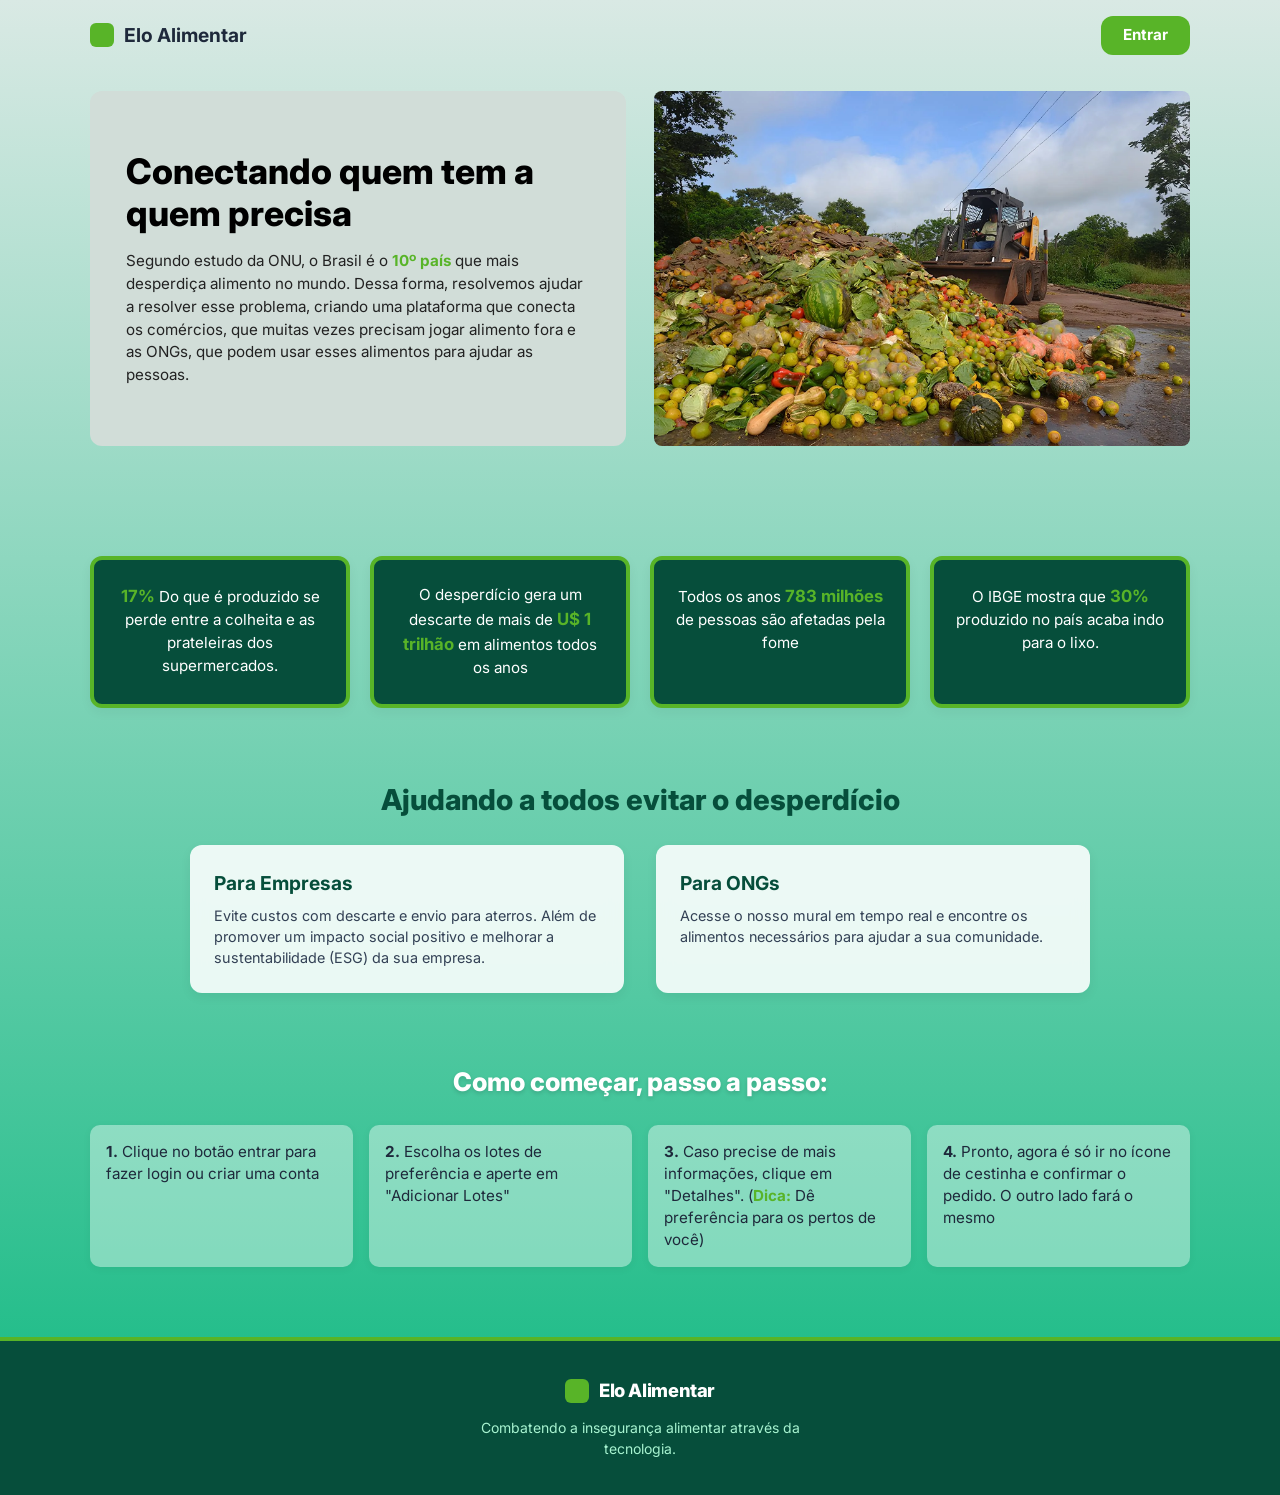
<file: src/pages/index.html>
<!DOCTYPE html>
<html lang="pt-BR">
<head>
    <meta charset="UTF-8">
    <meta name="viewport" content="width=device-width, initial-scale=1.0">
    <meta name="description" content="Plataforma que conecta alimentos fora do padrão comercial a ONGs.">
    <title>Elo Alimentar | Início</title>
  
    <link rel="preconnect" href="https://fonts.googleapis.com">
    <link rel="preconnect" href="https://fonts.gstatic.com" crossorigin>
    <link href="https://fonts.googleapis.com/css2?family=Inter:wght@400;600;700;800&display=swap" rel="stylesheet">
    
    <link rel="stylesheet" href="../styles/global.css">
    <link rel="stylesheet" href="../styles/index.css">
</head>
<body>

    <!-- CABEÇALHO -->
    <header class="cabecalho">
        <div class="container">
            <a href="#" class="logo">
                <span class="logo-icone" aria-hidden="true"></span>
                <span class="logo-nome">Elo Alimentar</span>
            </a>
            <a href="login.html" class="btn-entrar">Entrar</a>
        </div>
    </header>

    <main class="principal">
        
        <!-- SEÇÃO HERO -->
        <section class="hero secao">
            <div class="container hero-grid">
                <article class="hero-card">
                    <h1 class="hero-titulo">Conectando quem tem a quem precisa</h1>
                    <p>
                        Segundo estudo da ONU, o Brasil é o <strong class="destaque-verde">10º país</strong> que mais desperdiça alimento no mundo. Dessa forma, resolvemos ajudar a resolver esse problema, criando uma plataforma que conecta os comércios, que muitas vezes precisam jogar alimento fora e as ONGs, que podem usar esses alimentos para ajudar as pessoas.
                    </p>
                </article>

                <div class="hero-imagem">
                    <img src="../images/Descarte.webp" alt="Frutas e vegetais descartados no chão">
                </div>
            </div>
        </section>

        <!-- SEÇÃO ESTATÍSTICAS -->
        <section class="secao">
            <div class="container">
                <ul class="estatisticas-grid">
                    <li class="card-estatistica">
                        <strong class="destaque-verde">17%</strong> Do que é produzido se perde entre a colheita e as prateleiras dos supermercados.
                    </li>
                    <li class="card-estatistica">
                        O desperdício gera um descarte de mais de <strong class="destaque-verde">U$ 1 trilhão</strong> em alimentos todos os anos
                    </li>
                    <li class="card-estatistica">
                        Todos os anos <strong class="destaque-verde">783 milhões</strong> de pessoas são afetadas pela fome
                    </li>
                    <li class="card-estatistica">
                        O IBGE mostra que <strong class="destaque-verde">30%</strong> produzido no país acaba indo para o lixo.
                    </li>
                </ul>
            </div>
        </section>

        <!-- SEÇÃO SOLUÇÃO -->
        <section class="secao">
            <div class="container">
                <h2 class="titulo-secao-verde">Ajudando a todos evitar o desperdício</h2>
                
                <div class="grid-solucao">
                    <article class="coluna-solucao">
                        <h3>Para Empresas</h3>
                        <p>Evite custos com descarte e envio para aterros. Além de promover um impacto social positivo e melhorar a sustentabilidade (ESG) da sua empresa.</p>
                    </article>
                    
                    <article class="coluna-solucao">
                        <h3>Para ONGs</h3>
                        <p>Acesse o nosso mural em tempo real e encontre os alimentos necessários para ajudar a sua comunidade.</p>
                    </article>
                </div>
            </div>
        </section>

        <!-- SEÇÃO PASSO A PASSO -->
        <section class="secao">
            <div class="container">
                <h2 class="titulo-secao">Como começar, passo a passo:</h2>
                
                <ol class="grid-passos">
                    <li class="passo-item">
                        <strong>1.</strong> Clique no botão entrar para fazer login ou criar uma conta
                    </li>
                    <li class="passo-item">
                        <strong>2.</strong> Escolha os lotes de preferência e aperte em "Adicionar Lotes"
                    </li>
                    <li class="passo-item">
                        <strong>3.</strong> Caso precise de mais informações, clique em "Detalhes". (<span class="destaque-verde">Dica:</span> Dê preferência para os pertos de você)
                    </li>
                    <li class="passo-item">
                        <strong>4.</strong> Pronto, agora é só ir no ícone de cestinha e confirmar o pedido. O outro lado fará o mesmo
                    </li>
                </ol>
            </div>
        </section>

    </main>

    <!-- RODAPÉ -->
    <footer class="rodape">
        <div class="container">
            <div class="rodape-brand">
                <span class="rodape-logo-icone" aria-hidden="true"></span>
                <span class="rodape-titulo">Elo Alimentar</span>
            </div>
            <p class="rodape-sub">Combatendo a insegurança alimentar através da tecnologia.</p>
        </div>
    </footer>
</body>
</html>
</file>
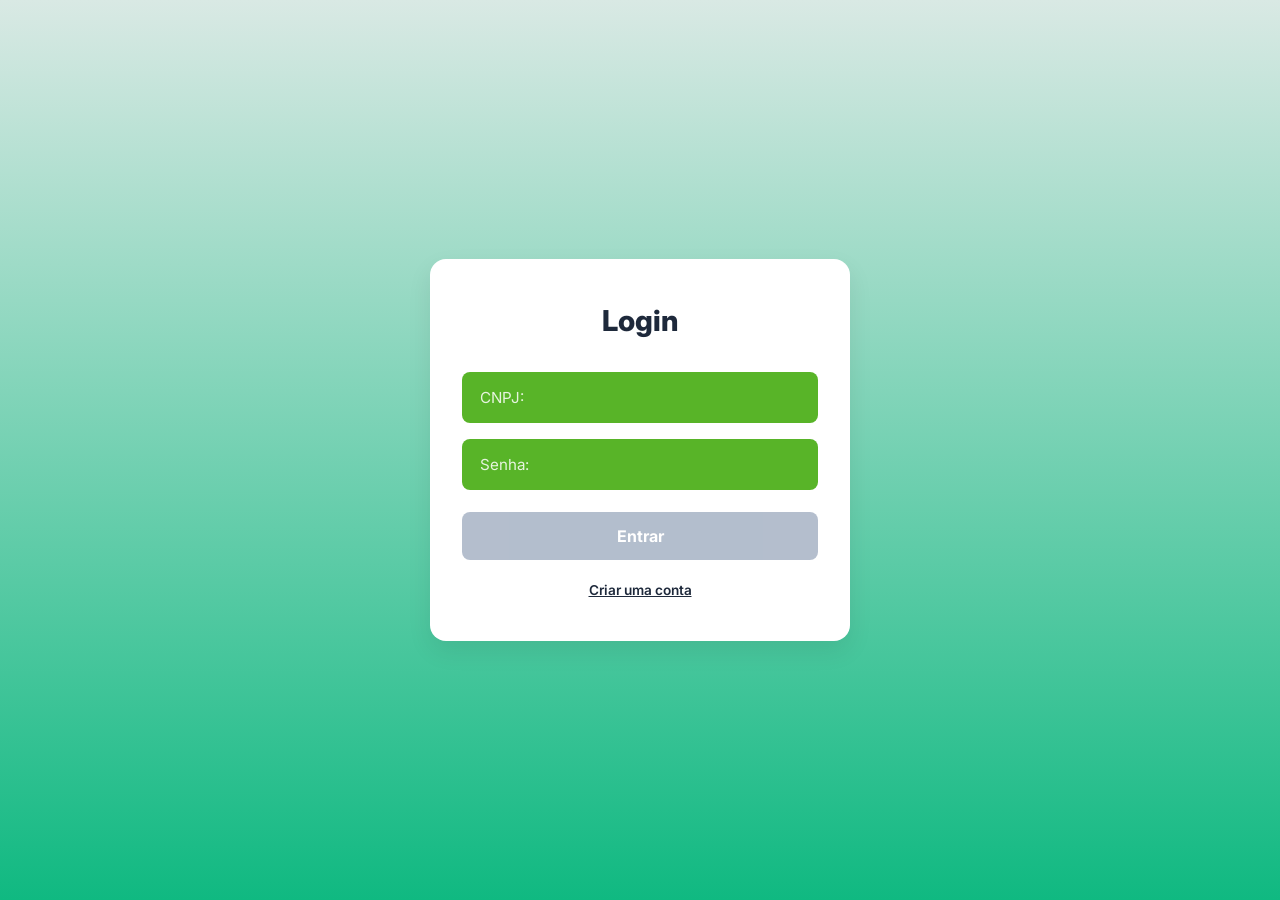
<file: src/pages/area-restrita-ong-mercado.html>
<!DOCTYPE html>
<html lang="pt-br">
    <head>
        <meta charset="UTF-8">
        <meta name="viewport" content="width=device-width, initial-scale=1.0">
        <title>Elo Alimentar | Área Restrita</title>
        <link rel="preconnect" href="https://fonts.googleapis.com">
        <link rel="preconnect" href="https://fonts.gstatic.com" crossorigin>
        <link href="https://fonts.googleapis.com/css2?family=Inter:wght@400;600;700;800&display=swap" rel="stylesheet">
        <link rel="stylesheet"  href="../styles/global.css">
        <link rel="stylesheet" href="../styles/areaOng.css">
        <script src="../utils/areaOng.js"></script>
        <script src="../utils/token-confirmacao-login.js"></script>
    </head>
    <body>
        <header class="sidebar">
            <div class="icones-esquerda">
                <a href="meus-lotes.html" class="basket"><img src="../images/Basket.svg" alt="Carrinho"/> </a>
            </div>
            <div class="icones-direita">
                <a href="Perfil.html" class="profile"><img src="../images/Perfil.svg" alt="Perfil"/> </a>
                <a href="login.html" class="logout"><img src="../images/logout.svg" alt="Sair da Conta"/> </a> 
            </div>
        </header>

            <div class="rotulos">
                <h1>Tipos de Comida:</h1>
                <div class= 'conteiner-categorias'>

                    <div class="categorias">
                        <h2><i>In natura:</i></h2>
                        <p>Hortifruti</p>
                        <p>Grãos</p>
                    </div>

                    <div class="categorias">    
                        <h2>Processados:</h2>
                        <p>Carnes</p>
                        <p>Laticínios</p>
                    </div>

                </div>
            </div>

            <main class="itens">
                <section class="cards" id="vitrine">
                </section>
            </main>
    </body>

</html>
</file>
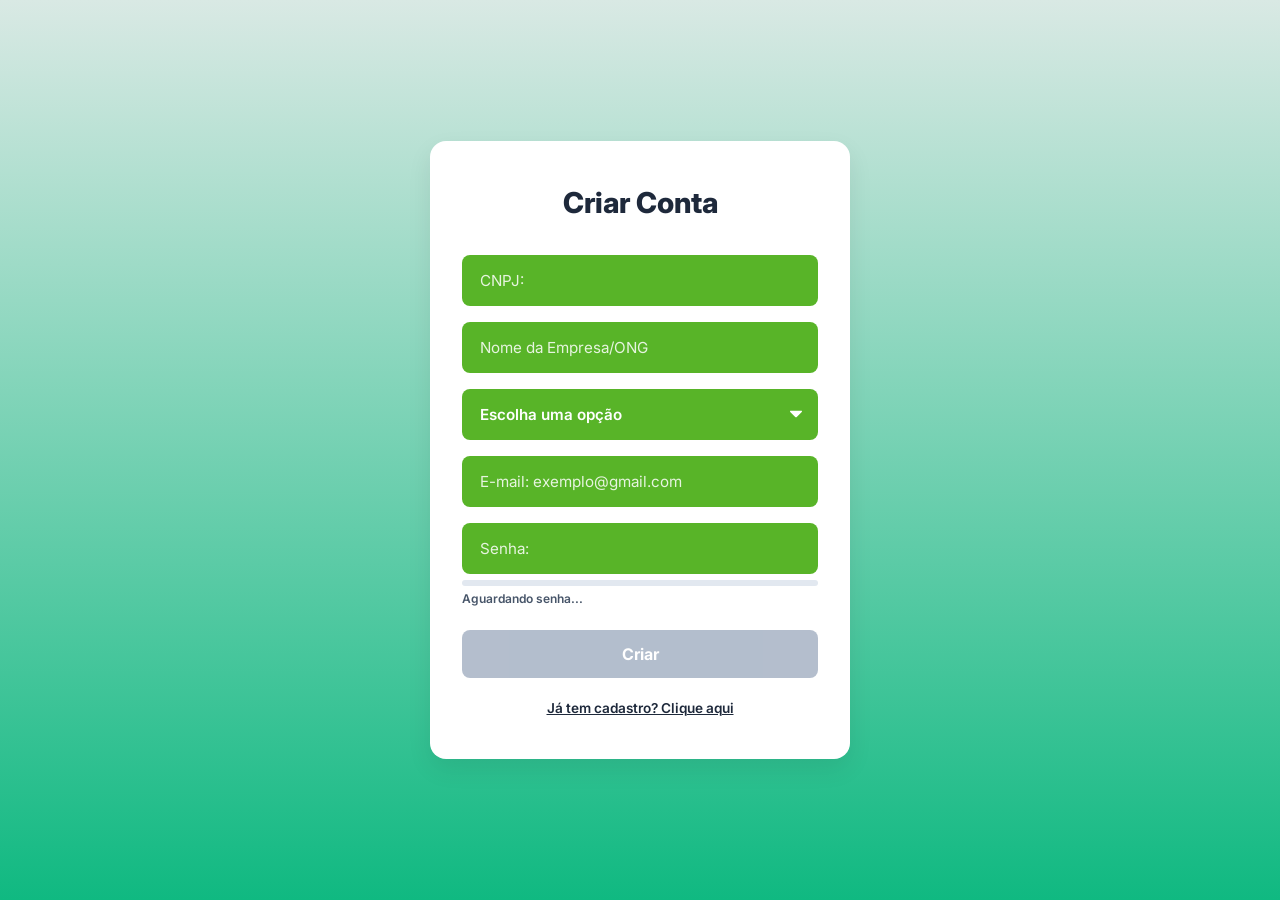
<file: src/pages/cadastro.html>
<!DOCTYPE html>
<html lang="pt-BR">
<head>
    <meta charset="UTF-8">
    <meta name="viewport" content="width=device-width, initial-scale=1.0">
    <title>Elo Alimentar | Criar Conta</title>
  
    <link rel="preconnect" href="https://fonts.googleapis.com">
    <link rel="preconnect" href="https://fonts.gstatic.com" crossorigin>
    <link href="https://fonts.googleapis.com/css2?family=Inter:wght@400;600;700;800&display=swap" rel="stylesheet">
    
    <link rel="stylesheet" href="../styles/global.css">
    <link rel="stylesheet" href="../styles/autenticacao.css">
</head>
<body>

    <main class="area-login">
        <div class="card-login">
            <h1 class="titulo-login">Criar Conta</h1>
            
            <!-- Alerta de Sucesso (Oculto)-->
            <div id="mensagem-sucesso" class="alerta alerta-sucesso oculto" aria-live="polite">
                Cadastro realizado com sucesso!
            </div>

            <!-- Resumo de Erros -->
            <div id="resumo-erros" class="alerta alerta-erro oculto" aria-live="assertive">
                <strong>Atenção:</strong> Por favor, corrija os erros destacados.
            </div>
            
            <form id="form-cadastro" class="formulario-login" novalidate>
                
                <!-- Campo CNPJ -->
                <div class="form-group" style="text-align: left;">
                    <input type="text" id="cnpj" class="campo-texto" placeholder="CNPJ:" required>
                    <span id="erro-cnpj" class="erro-msg"></span>
                </div>

                <!-- Campo Nome da Empresa/ONG -->
                <div class="form-group" style="text-align: left;">
                    <input type="text" id="nome" class="campo-texto" placeholder="Nome da Empresa/ONG" required>
                    <span id="erro-nome" class="erro-msg"></span>
                </div>
                
                <!-- Select de Tipo -->
                <div class="form-group" style="text-align: left;">
                    <select id="tipo" class="campo-texto campo-select" required>
                        <option value="" disabled selected>Escolha uma opção</option>
                        <option value="empresa">Empresa (Doador)</option>
                        <option value="ong">ONG (Receptor)</option>
                    </select>
                    <span id="erro-tipo" class="erro-msg"></span>
                </div>

                <!-- Campo E-mail -->
                <div class="form-group" style="text-align: left;">
                    <input type="email" id="email" class="campo-texto" placeholder="E-mail: exemplo@gmail.com" required>
                    <span id="erro-email" class="erro-msg"></span>
                </div>

                <!-- Campo Senha com Medidor de Força -->
                <div class="form-group" style="text-align: left;">
                    <input type="password" id="senha" class="campo-texto" placeholder="Senha:" required>
                    
                    <div class="forca-senha-container">
                        <div class="forca-barra-fundo">
                            <div id="forca-barra" class="forca-barra-preenchimento"></div>
                        </div>
                        <span id="forca-texto" class="forca-texto">Aguardando senha...</span>
                    </div>
                    
                    <span id="erro-senha" class="erro-msg"></span>
                </div>
                
                <button type="submit" id="btn-enviar" class="btn-enviar" disabled>Criar</button>
            </form>

            <a href="login.html" class="link-mudar-pagina">Já tem cadastro? Clique aqui</a>
        </div>
    </main>

    <script src="../utils/scriptCadastro.js"></script>
</body>
</html>
</file>
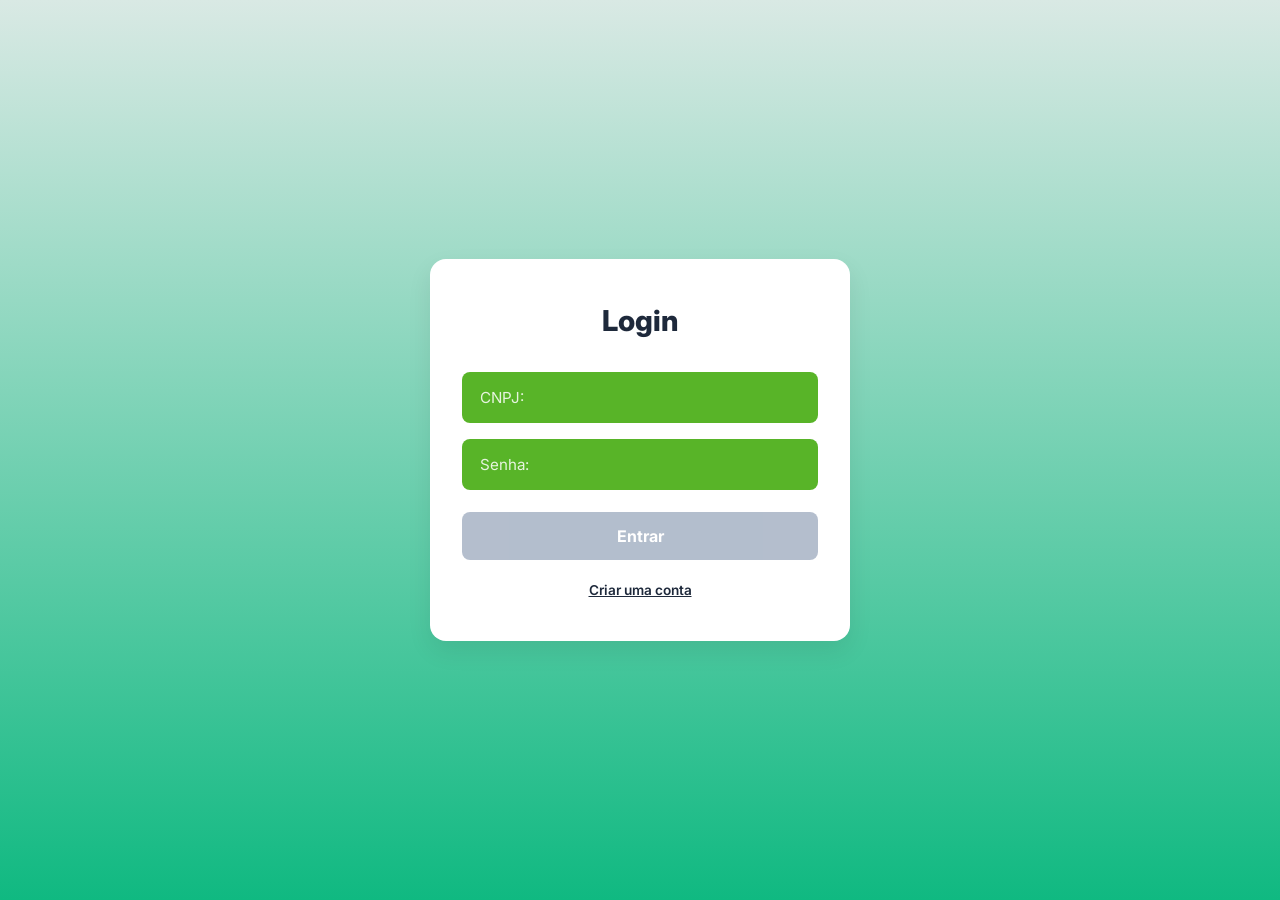
<file: src/pages/criar-doacao.html>
<!DOCTYPE html>
<html lang="pt-BR">
<head>
    <meta charset="UTF-8">
    <meta name="viewport" content="width=device-width, initial-scale=1.0">
    <meta name="description" content="Cadastre um novo lote de alimentos para doação na plataforma Elo Alimentar.">
    <title>Elo Alimentar | Criar Doação</title>

    <link rel="preconnect" href="https://fonts.googleapis.com">
    <link rel="preconnect" href="https://fonts.gstatic.com" crossorigin>
    <link href="https://fonts.googleapis.com/css2?family=Inter:wght@400;600;700;800&display=swap" rel="stylesheet">

    <link rel="stylesheet" href="../styles/global.css">
    <link rel="stylesheet" href="../styles/criarDoacao.css">
    <script src="../utils/token-confirmacao-login.js"></script>
</head>
<body>

    <!-- SIDEBAR -->
    <aside class="sidebar is-open" aria-label="Menu lateral">
        <button type="button" class="sidebar__toggle" aria-controls="menu-principal" aria-expanded="true" aria-label="Fechar menu">
            <img src="../images/menu.svg" alt="">
        </button>

        <nav class="menu" id="menu-principal" aria-label="Menu principal">
            <ul>
                <li>
                    <a href="dashboard.html">
                        <img src="../images/dashboard.svg" alt="">
                        <span>Dashboard</span>
                    </a>
                </li>

                <li>
                    <a href="criar-doacao.html" aria-current="page">
                        <img src="../images/criar-doacao.svg" alt="">
                        <span>Criar doação</span>
                    </a>
                </li>

                <li>
                    <a href="gerenciar-doacoes.html">
                        <img src="../images/gerenciar-doacoes.svg" alt="">
                        <span>Gerenciar doações</span>
                    </a>
                </li>
            </ul>
        </nav>

        <a href="login.html" class="sair">
            <img src="../images/logout.svg" alt="">
            <span>Sair</span>
        </a>
    </aside>

    <div class="conteudo">

        <!-- CABEÇALHO -->
        <header class="topo">
            <a href="perfil-varejo.html" class="perfil" aria-label="Meu perfil">
                <img src="../images/Perfil.svg" alt="">
                <span>Meu perfil</span>
            </a>

            <div class="boas-vindas">
                <p class="saudacao">Olá Supermercado....</p>
                <p class="slogan">Juntos contra o desperdício de alimentos!</p>
            </div>
        </header>

        <!-- CONTEÚDO PRINCIPAL -->
        <main>
            <div class="titulo">
                <a href="dashboard.html" class="btn-voltar" aria-label="Voltar">
                    <img src="../images/Seta.svg" alt="">
                </a>

                <h1>Criar doação</h1>
                <p>Preencha as informações dos alimentos que deseja doar</p>
            </div>

            <section class="painel" aria-label="Formulário de doação">
                <form id="form-doacao" action="#" method="post">
                    <fieldset>
                        <legend>Informações do lote</legend>

                        <div class="campos">

                            <div class="campo campo--produto">
                                <label for="produto">Produto <span class="obrigatorio" aria-hidden="true">*</span></label>
                                <input type="text" id="produto" name="produto" placeholder="Digite aqui o nome do produto" required>
                            </div>

                            <div class="campo campo--categoria">
                                <label for="categoria">Categoria <span class="obrigatorio" aria-hidden="true">*</span></label>
                                <select id="categoria" name="categoria" required>
                                    <option value="" selected disabled>Laticínios , padaria , açougue...etc</option>
                                    <option value="hortifruti">Hortifrúti</option>
                                    <option value="laticinios">Laticínios</option>
                                    <option value="padaria">Padaria</option>
                                    <option value="acougue">Açougue</option>
                                    <option value="enlatados">Enlatados e conservas</option>
                                    <option value="bebidas">Bebidas</option>
                                    <option value="outros">Outros</option>
                                </select>
                            </div>

                            <div class="campo campo--quantidade">
                                <label for="quantidade">Quantidade <span class="obrigatorio" aria-hidden="true">*</span></label>
                                <input type="text" id="quantidade" name="quantidade" placeholder="Ex.:10kg , 20unid de 100g...etc" required>
                            </div>

                            <div class="campo campo--validade">
                                <label for="validade">Data de validade <span class="obrigatorio" aria-hidden="true">*</span></label>
                                <input type="date" id="validade" name="validade" required>
                            </div>

                            <div class="campo campo--descricao">
                                <label for="descricao">Descrição adicional</label>
                                <div class="caixa">
                                    <textarea id="descricao" name="descricao" maxlength="500" placeholder="Ex.:alimentos em bom estado, embalagem original..."></textarea>
                                    <span class="contador" id="contador">0/500</span>
                                </div>
                            </div>

                            <div class="campo nome-local">
                                <label for="local">Nome do Estabelecimento<span class="obrigatorio" aria-hidden="true">*</span></label>
                                <input type="text" id="local" name="local" placeholder="Digite o nome do seu Estabelecimento" autocomplete="address-line3" required>
                            </div>

                            <div class="campo campo--cep">
                                <label for="cep">Endereço para coleta<span class="obrigatorio" aria-hidden="true">*</span></label>
                                <input type="text" id="cep" name="cep" placeholder="00000-000" inputmode="numeric" pattern="\d{5}-?\d{3}" maxlength="9" autocomplete="postal-code">
                            </div>

                            <div class="campo campo--complemento">
                                <label for="complemento">Complemento</label>
                                <input type="text" id="complemento" name="complemento" placeholder="Casa, apartamento...etc" autocomplete="address-line2" required>
                            </div>

                            <div class="campo rua">
                                <label for="rua">Rua<span class="obrigatorio" aria-hidden="true">*</span></label>
                                <input type="text" id="rua" name="rua" placeholder="Digite o nome da sua rua" autocomplete="address-line3" required>
                            </div>

                            <div class="campo campo--numero">
                                <label for="numero">Número <span class="obrigatorio" aria-hidden="true">*</span></label>
                                <input type="text" id="numero" name="numero" placeholder="Digite seu número aqui" inputmode="numeric" required>
                            </div>

                            <div class="campo campo--bairro">
                                <label for="bairro">Bairro <span class="obrigatorio" aria-hidden="true">*</span></label>
                                <input type="text" id="bairro" name="bairro" placeholder="Digite o nome do seu bairro aqui" required>
                            </div>

                            <div class="campo campo--cidade">
                                <label for="cidade">Cidade <span class="obrigatorio" aria-hidden="true">*</span></label>
                                <input type="text" id="cidade" name="cidade" placeholder="Nome de sua cidade" autocomplete="address-level2" required>
                            </div>

                            <div class="campo campo--estado">
                                <label for="estado">Estado <span class="obrigatorio" aria-hidden="true">*</span></label>
                                <input type="text" id="estado" name="estado" placeholder="Digite seu Estado aqui (sigla)" autocomplete="address-level1" required>
                            </div>

                            <div class="campo campo--entrega">
                                <label for="entrega">Tipo de Envio <span class="obrigatorio" aria-hidden="true">*</span></label>
                                <input type="text" id="entrega" name="entrega" placeholder="Retirada no local, entrega..." autocomplete="address-level1" required>
                            </div>

                            <div class="campo campo--imagem">
                                <label for="imagem">Foto do alimento <span class="obrigatorio" aria-hidden="true">*</span></label>
                                <input type="file" id="imagem" name="imagem" accept="image/jpeg,image/png,image/webp">
                                <div id="area-preview-imagem" style="display: none; margin-top: 8px;">
                                    <img id="preview-imagem" alt="Prévia da imagem selecionada" style="display: block; max-width: 220px; border-radius: 8px;">
                                    <button type="button" id="btn-remover-imagem" class="btn" style="margin-top: 8px;">Remover imagem</button>
                                </div>
                            </div>

                            <div class="acoes">
                                <button type="reset" class="btn">Limpar</button>
                                <button type="submit" class="btn btn--principal">Cadastrar doação</button>
                            </div>

                        </div>
                    </fieldset>
                </form>
            </section>
        </main>
    </div>

  <script src="../utils/elo.js"></script>
<script src="../utils/criar-doacao.js"></script>
</body>
</html>
</file>
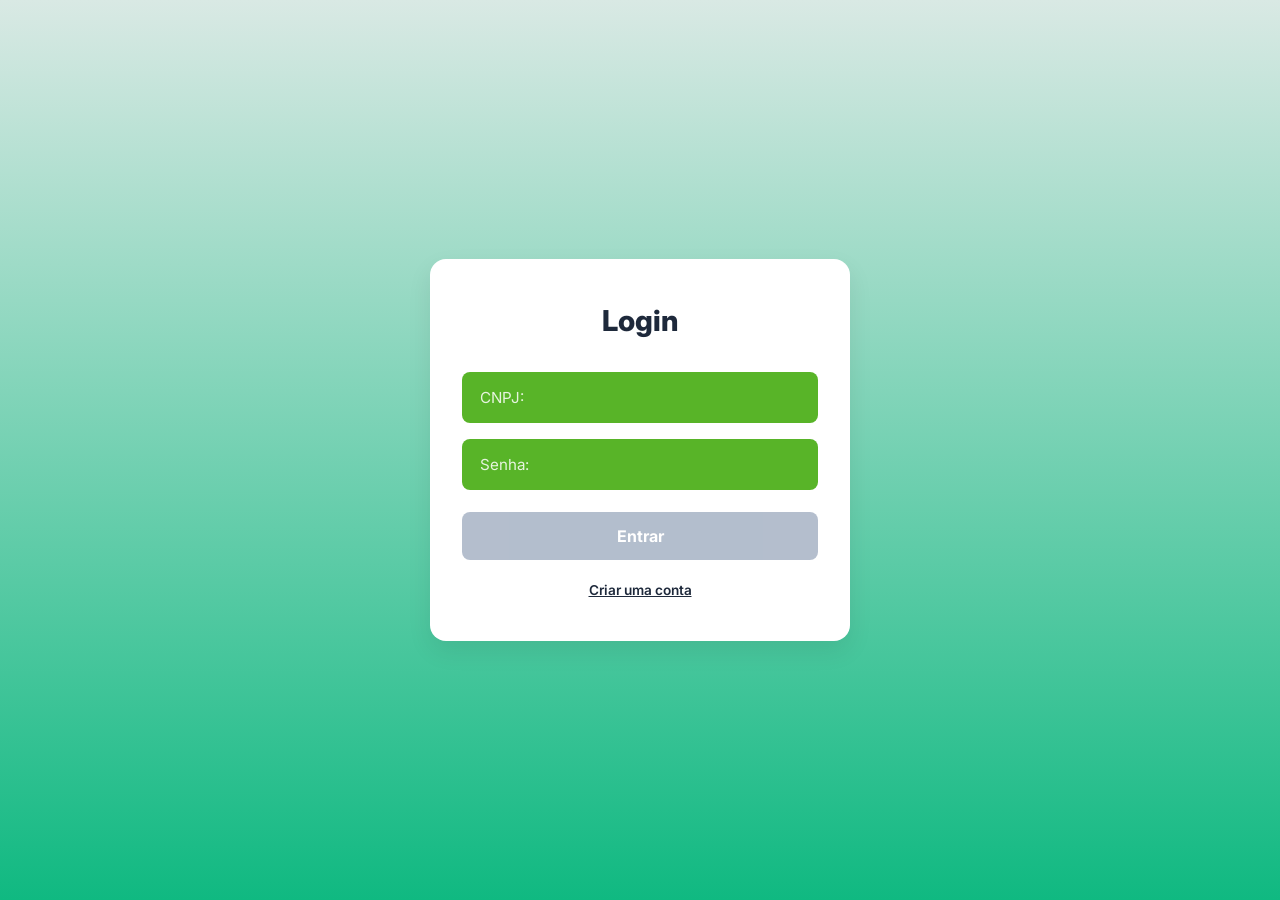
<file: src/pages/dashboard.html>
<!DOCTYPE html>
<html lang="pt-BR">
<head>
    <meta charset="UTF-8">
    <meta name="viewport" content="width=device-width, initial-scale=1.0">
    <title>Elo Alimentar | Dashboard</title>

    <link rel="stylesheet" href="../styles/dashboard.css">
    <link rel="stylesheet" href="../styles/global.css">
</head>

<body>
    <div class="layout">

        <!-- Menu lateral -->
        <aside class="sidebar">
            <div class="menu-icon">☰</div>

            <nav class="menu">
               
            <a href="dashboard.html" class="menu-item">
                <img src="https://cdn-icons-png.flaticon.com/128/1828/1828765.png" alt="Ícone Dashboard" class="icone-dashboard">
                <span>Dashboard</span>
             </a>


            <a href="criar-doacao.html" class="menu-item">
                <img src="../images/criar-doacao.svg" alt="Criar doação" class="icone-criar-doacao">
                <span>Criar doação</span>
            </a>

            <a href="gerenciar-doacoes.html" class="menu-item">
                <img src="../images/gerenciar-doacoes.svg" alt="Gerenciar doação" class="icone-gerenciar-doacao">
                <span>Gerenciar doações</span>
            </a>

            </nav>
        </aside>

        <!-- Conteúdo principal -->
        <main class="main-content">

            <!-- Cabeçalho -->
            <header class="header">
                <a href="perfil-varejo.html" class="perfil" aria-label="Meu perfil">
                    <img src="../images/Perfil.svg" alt="">
                    <span>Meu perfil</span>
                </a>

                <div class="welcome">
                    <h1>Olá Supermercado....</h1>
                    <p>Juntos contra o desperdício de alimentos!</p>
                </div>
            </header>

            <!-- Título do dashboard -->
            <section class="page-title">
                <h2>DASHBOARD</h2>
            </section>

            <!-- Indicadores -->
            <section class="stats">

                <article class="stat-card donations">
                    <div class="stat-top">
                        <h3>TOTAL DE DOAÇÕES</h3>
                        <span class="stat-icon">📊</span>
                    </div>
                    <p class="stat-number" id="total-doacoes">0KG</p>
                </article>

                <article class="stat-card ngos">
                    <div class="stat-top">
                        <h3>ONGs ATENDIDAS</h3>
                        <span class="round-icon">🤲</span>
                    </div>
                   <p class="stat-number" id="ongs-atendidas">0</p>
                    <span class="decoration">♡</span>
                </article>

                <article class="stat-card collection">
                    <div class="stat-top">
                        <h3>EM COLETA</h3>
                        <span class="stat-icon">🚚</span>
                    </div>
                 <p class="stat-number" id="em-coleta">0</p>
                    <span class="basket">🛒</span>
                </article>

            </section>

            <!-- Últimas coletas -->
            <section class="collections">
                <div class="section-heading">
                    <h2>Últimas coletas</h2>
                    <!--<a href="#todas-coletas" class="view-all mobile-view-all">
                        Ver todas ↗
                    </a>-->
                </div>

                <div class="collections-panel" id="todas-coletas">

                    <div class="collections-panel" id="todas-coletas">

    <a href="gerenciar-doacoes.html" class="view-all desktop-view-all">
        Ver todas <span>↗</span>
    </a>

</div>
            </section>

            <footer class="footer">
                <p>Elo Alimentar © 2026 — Juntos contra o desperdício.</p>
            </footer>

        </main>
    </div>
<script src="../utils/elo.js"></script>
<script src="../utils/dashboard.js"></script>
</body>
</html>
</body>
</file>
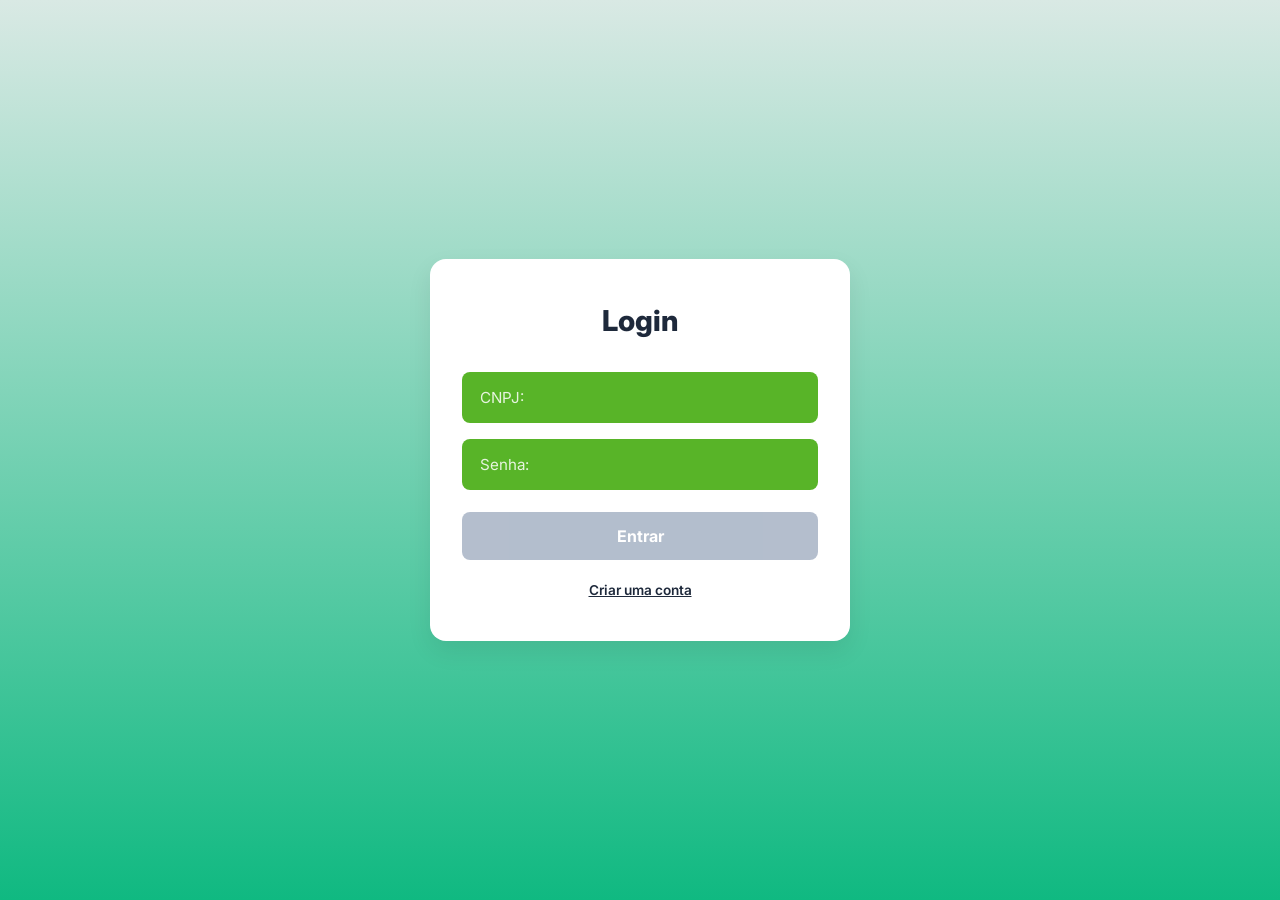
<file: src/pages/detalhes-do-lote.html>
<!DOCTYPE html>
<html lang="pt-br">
    <head>
        <meta charset="UTF-8">
        <meta name="viewport" content="width=device-width, initial-scale=1.0">
        <title>Elo Alimentar | Detalhes do Lote</title>
        <link rel="preconnect" href="https://fonts.googleapis.com">
        <link rel="preconnect" href="https://fonts.gstatic.com" crossorigin>
        <link href="https://fonts.googleapis.com/css2?family=Inter:wght@400;600;700;800&display=swap" rel="stylesheet">
        <link rel="stylesheet" href="../styles/global.css">
        <link rel="stylesheet" href="../styles/detalhesLote.css">
        <script src="../utils/detalheLote.js" defer></script>
        <script src="../utils/token-confirmacao-login.js"></script>
    </head>

    <body>
        <!-- Sidebar -->
        <aside class="sidebar" aria-label="Menu Lateral">
            <div class="icones-esquerda">
                <a href="meus-lotes.html" class="basket" aria-label="Ir para o carrinho">
                    <img src="../images/Basket.svg" alt="Carrinho">
                </a>
            </div>
            
            <nav class="icones-direita" aria-label="Navegação secundária">
                <a href="Perfil.html" class="profile" aria-label="Meu Perfil">
                    <img src="../images/Perfil.svg" alt="Perfil">
                </a>
                <a href="login.html" class="logout" aria-label="Sair da conta">
                    <img src="../images/logout.svg" alt="Sair">
                </a>
            </nav>
        </aside>

        <main class="area">
            <a href="area-restrita-ong-mercado.html" class="btn-voltar" aria-label="Voltar">
                <img src="../images/Seta.svg" alt="Voltar">
            </a>

            <section class="card-lote">
                <figure class="foto">
                    <img src="" alt="">
                </figure>

                <p class="local-lote"></p>

                <p class="informacoes">

                </p>
                
                <div class="card-botao">
                    <button class="add">Adicionar Lote</button>
                </div>

            </section>
        </main>
    </body>
</html>
</file>
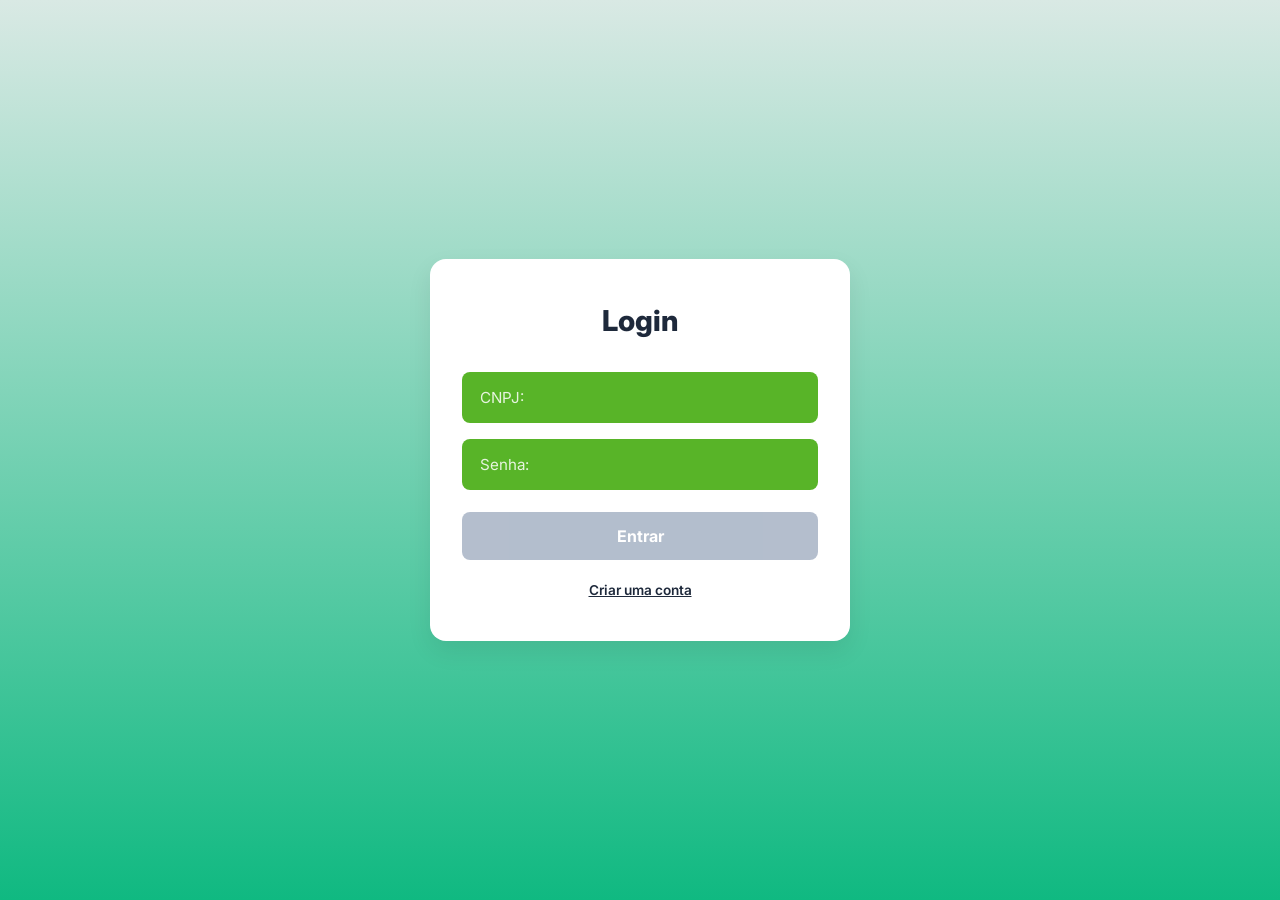
<file: src/pages/gerenciar-doacoes.html>
<!DOCTYPE html>
<html lang="pt-BR">
<head>
    <meta charset="UTF-8">
    <meta name="viewport" content="width=device-width, initial-scale=1.0">
    <meta name="description" content="Acompanhe e gerencie todos os lotes doados na plataforma Elo Alimentar.">
    <title>Elo Alimentar | Gerenciar Doações</title>

    <link rel="preconnect" href="https://fonts.googleapis.com">
    <link rel="preconnect" href="https://fonts.gstatic.com" crossorigin>
    <link href="https://fonts.googleapis.com/css2?family=Inter:wght@400;600;700;800&display=swap" rel="stylesheet">

    <link rel="stylesheet" href="../styles/global.css">
    <link rel="stylesheet" href="../styles/criarDoacao.css">
    <link rel="stylesheet" href="../styles/gerenciar-doacoes.css">
</head>
<body>

    <!-- SIDEBAR -->
    <aside class="sidebar" aria-label="Menu lateral">
        <button type="button" class="sidebar__toggle" aria-controls="menu-principal" aria-expanded="false" aria-label="Abrir menu">
            <img src="../images/menu.svg" alt="">
        </button>

        <nav class="menu" id="menu-principal" aria-label="Menu principal">
            <ul>
                <li>
                    <a href="dashboard.html">
                        <img src="../images/dashboard.svg" alt="">
                        <span>Dashboard</span>
                    </a>
                </li>
                <li>
                    <a href="criar-doacao.html">
                        <img src="../images/criar-doacao.svg" alt="">
                        <span>Criar doação</span>
                    </a>
                </li>
                <li>
                    <a href="gerenciar-doacoes.html" aria-current="page">
                        <img src="../images/gerenciar-doacoes.svg" alt="">
                        <span>Gerenciar doações</span>
                    </a>
                </li>
            </ul>
        </nav>

        <a href="login.html" class="sair">
            <img src="../images/logout.svg" alt="">
            <span>Sair</span>
        </a>
    </aside>

    <div class="conteudo">

        <!-- CABEÇALHO -->
        <header class="topo">
            <a href="perfil-varejo.html" class="perfil" aria-label="Meu perfil">
                <img src="../images/Perfil.svg" alt="">
                <span>Meu perfil</span>
            </a>

            <div class="boas-vindas">
                <p class="saudacao">Olá Supermercado....</p>
                <p class="slogan">Juntos contra o desperdício de alimentos!</p>
            </div>
        </header>

        <!-- CONTEÚDO PRINCIPAL -->
        <main>
            <div class="titulo">
                <a href="dashboard.html" class="btn-voltar" aria-label="Voltar">
                    <img src="../images/Seta.svg" alt="">
                </a>

                <h1>Gerenciar doações</h1>
                <p>Acompanhe e gerencie todos os lotes</p>
            </div>

            <section class="painel painel--tabela" aria-label="Lista de doações">

                <div class="ferramentas">
                    <form class="busca" role="search" action="#">
                        <label class="sr-only" for="busca">Buscar doações</label>

                        <button type="submit" class="busca__btn" aria-label="Buscar">
                            <img src="../images/buscar.svg" alt="">
                        </button>

                        <input type="search" id="busca" name="busca" placeholder="Buscar...">
                    </form>

                    <div class="filtro">
                        <label class="sr-only" for="filtro">Filtrar por status</label>

                        <select id="filtro" name="filtro">
                            <option value="" selected>Filtros</option>
                            <option value="disponivel">Disponível</option>
                            <option value="em-coleta">Em coleta</option>
                            <option value="pendente">Pendente</option>
                        </select>
                    </div>
                </div>

                <div class="tabela-wrap" role="region" aria-label="Tabela de doações" tabindex="0">
                    <table class="tabela">
                        <caption class="sr-only">Doações cadastradas, com quantidade, categoria, validade, ONG e status</caption>

                        <thead>
                            <tr>
                                <th scope="col">Produto</th>
                                <th scope="col">Quantidade</th>
                                <th scope="col">Categoria</th>
                                <th scope="col">Validade</th>
                                <th scope="col">ONG</th>
                                <th scope="col" class="col-status">Status</th>
                            </tr>
                        </thead>

        

                            <tr class="preenchimento" aria-hidden="true">
                    <tbody id="tabela-doacoes">
                         <tr class="preenchimento" aria-hidden="true">
                           <td></td>
                         <td></td>
                           <td></td>
                           <td></td>
                            <td></td>
                             <td></td>
                        </tr>
                    </tbody>
                    </table>
                </div>

                <p class="sem-resultados" id="sem-resultados" hidden>
                    Nenhuma doação encontrada.
                </p>

            </section>
        </main>
    </div>
<script src="../utils/token-confirmacao-login.js"></script>
<script src="../utils/elo.js"></script>
<script src="../utils/gerenciardoacao.js"></script>
</body>
</html>
</file>
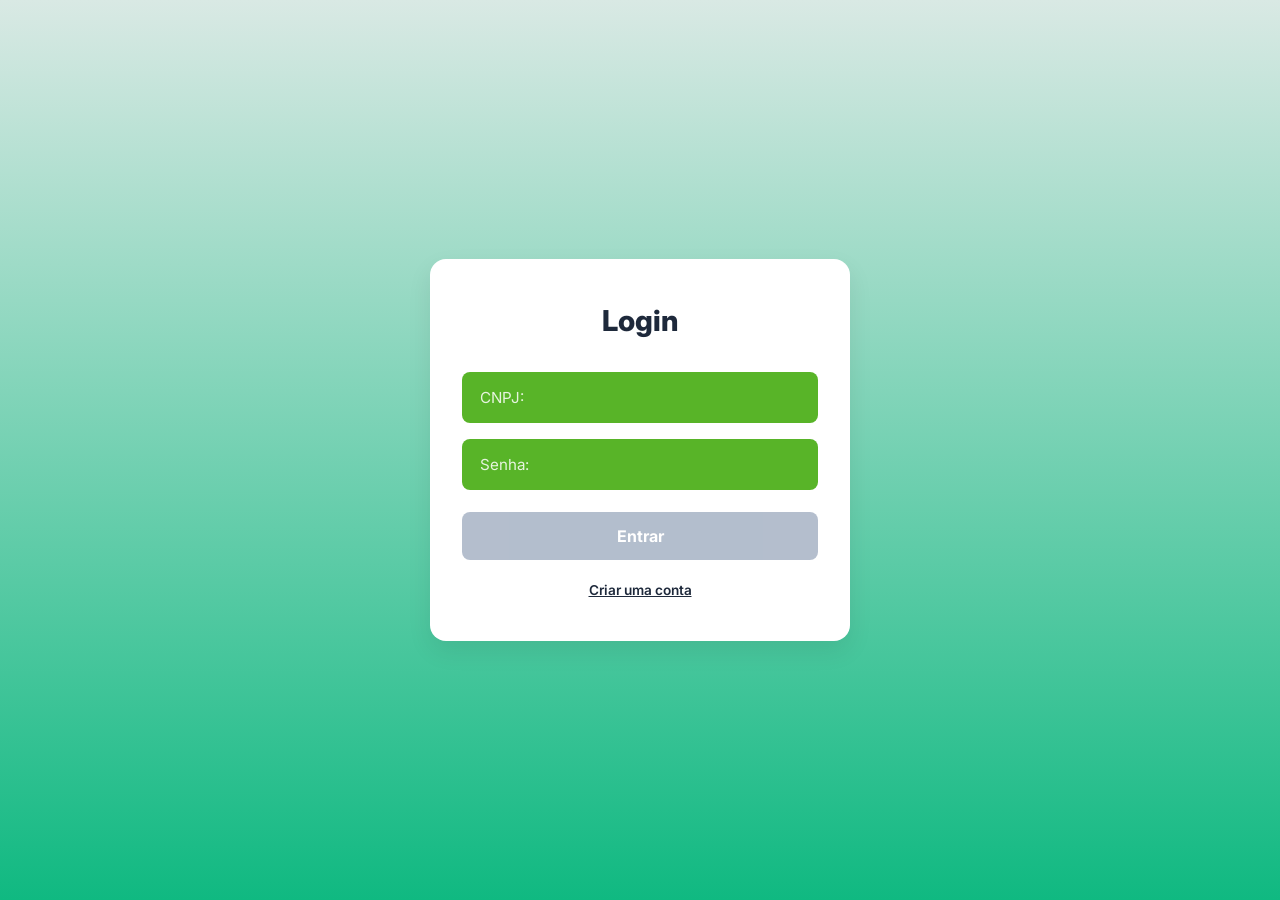
<file: src/pages/login.html>
<!DOCTYPE html>
<html lang="pt-BR">
<head>
    <meta charset="UTF-8">
    <meta name="viewport" content="width=device-width, initial-scale=1.0">
    <title>Elo Alimentar | Login</title>
  
    <link rel="preconnect" href="https://fonts.googleapis.com">
    <link rel="preconnect" href="https://fonts.gstatic.com" crossorigin>
    <link href="https://fonts.googleapis.com/css2?family=Inter:wght@400;600;700;800&display=swap" rel="stylesheet">
    
    <link rel="stylesheet" href="../styles/global.css">
    <link rel="stylesheet" href="../styles/autenticacao.css">
    <script src="../utils/scriptLogin.js"></script>
</head>
<body>

    <main class="area-login">
        <div class="card-login">
            <h1 class="titulo-login">Login</h1>
            
            <!-- Mensagens de Feedback -->
            <div id="mensagem-sucesso" class="alerta alerta-sucesso oculto" aria-live="polite">
                Login realizado com sucesso! Redirecionando...
            </div>

            <div id="resumo-erros" class="alerta alerta-erro oculto" aria-live="assertive">
                <strong>Atenção:</strong> Preencha os campos corretamente.
            </div>

            <form id="form-login" class="formulario-login" novalidate>
                
                <!-- CNPJ -->
                <div class="form-group" style="text-align: left;">
                    <input type="text" id="cnpj-login" class="campo-texto" placeholder="CNPJ:" required>
                    <span id="erro-cnpj-login" class="erro-msg"></span>
                </div>

                <!-- Senha -->
                <div class="form-group" style="text-align: left;">
                    <input type="password" id="senha-login" class="campo-texto" placeholder="Senha:" required>
                    <span id="erro-senha-login" class="erro-msg"></span>
                </div>
                
                <button type="submit" id="btn-entrar" class="btn-enviar" disabled>Entrar</button>
            </form>

            <a href="cadastro.html" class="link-mudar-pagina">Criar uma conta</a>
        </div>
    </main>

    
</body>
</html>
</file>
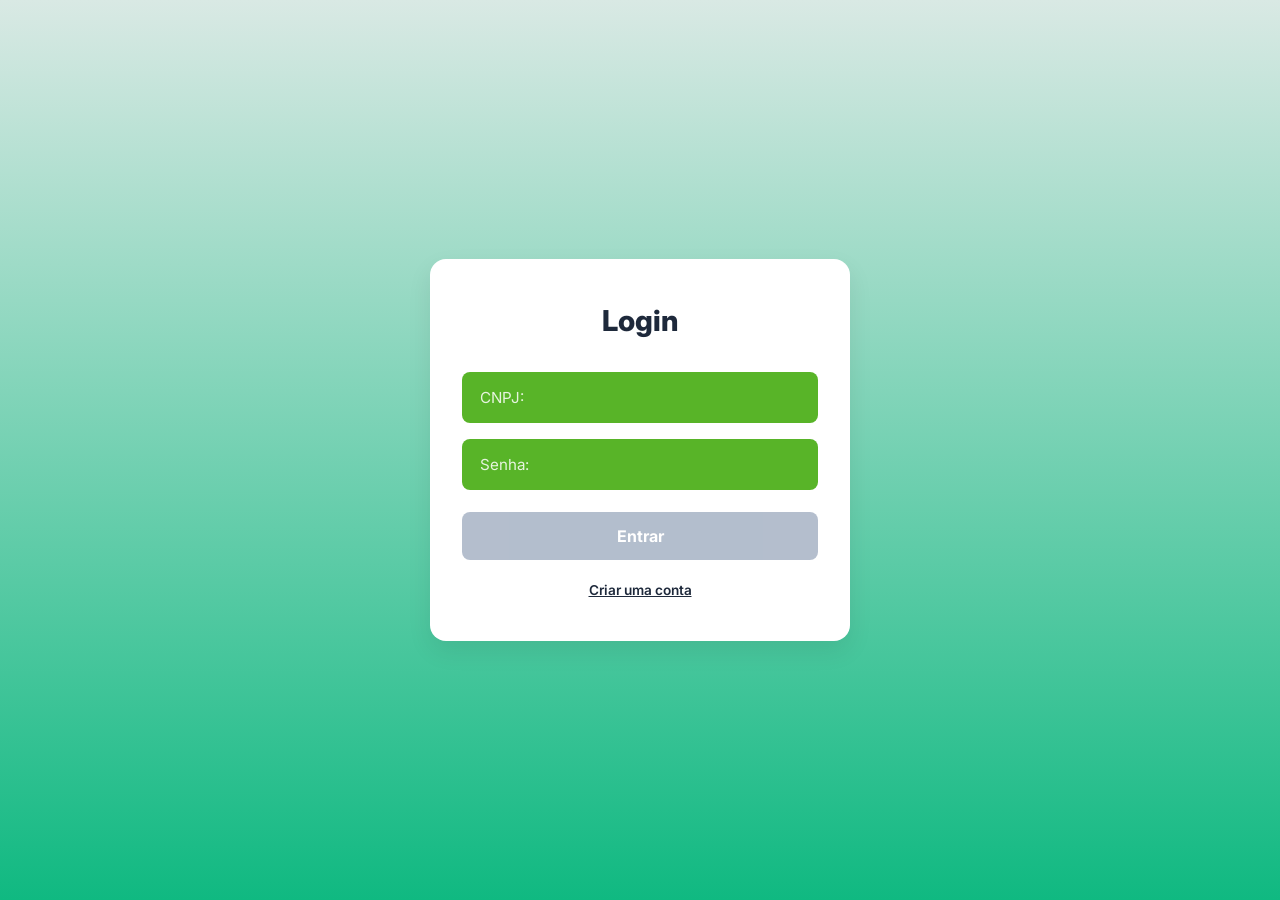
<file: src/pages/meus-lotes.html>
<!DOCTYPE html>
<html lang="pt-BR">
<head>
    <meta charset="UTF-8">
    <meta name="viewport" content="width=device-width, initial-scale=1.0">
    <meta name="description" content="Painel de gerenciamento de lotes cadastrados na plataforma Elo Alimentar.">
    <title>Elo Alimentar | Meus Lotes</title>
    
    <link rel="preconnect" href="https://fonts.googleapis.com">
    <link rel="preconnect" href="https://fonts.gstatic.com" crossorigin>
    <link href="https://fonts.googleapis.com/css2?family=Inter:wght@400;600;700;800&display=swap" rel="stylesheet">
    
    <link rel="stylesheet" href="../styles/global.css">
    <link rel="stylesheet" href="../styles/meus-lotes.css">
    <script src="../utils/meulote.js"></script>
    <script src="../utils/token-confirmacao-login.js"></script>
</head>
<body>

    <!-- SIDEBAR -->
    <aside class="sidebar" aria-label="Menu Lateral">
        <div class="icones-esquerda">
            <a href="meus-lotes.html" class="basket" aria-label="Ir para o carrinho">
                <img src="../images/Basket.svg" alt="Carrinho">
            </a>
        </div>
        
        <nav class="icones-direita" aria-label="Navegação secundária">
            <a href="Perfil.html" class="profile" aria-label="Meu Perfil">
                <img src="../images/Perfil.svg" alt="Perfil">
            </a>
            <a href="login.html" class="logout" aria-label="Sair da conta">
                <img src="../images/logout.svg" alt="Sair">
            </a>
        </nav>
    </aside>

    <!-- CONTEÚDO PRINCIPAL-->
    <main class="itens">
        <section class="painel-caixa" aria-label="Lista de Lotes">
            <a href="area-restrita-ong-mercado.html" class="btn-voltar" aria-label="Voltar">
                <img src="../images/Seta.svg" alt="Voltar">
            </a>
            
            <h1 class="titulo-painel">Meus Lotes</h1>
            <section class="cards" aria-label="Lotes selecionados"></section>
            <button class="checkout">Finalizar Pedido</button>
        </section>
    </main>

</body>
</html>
</file>
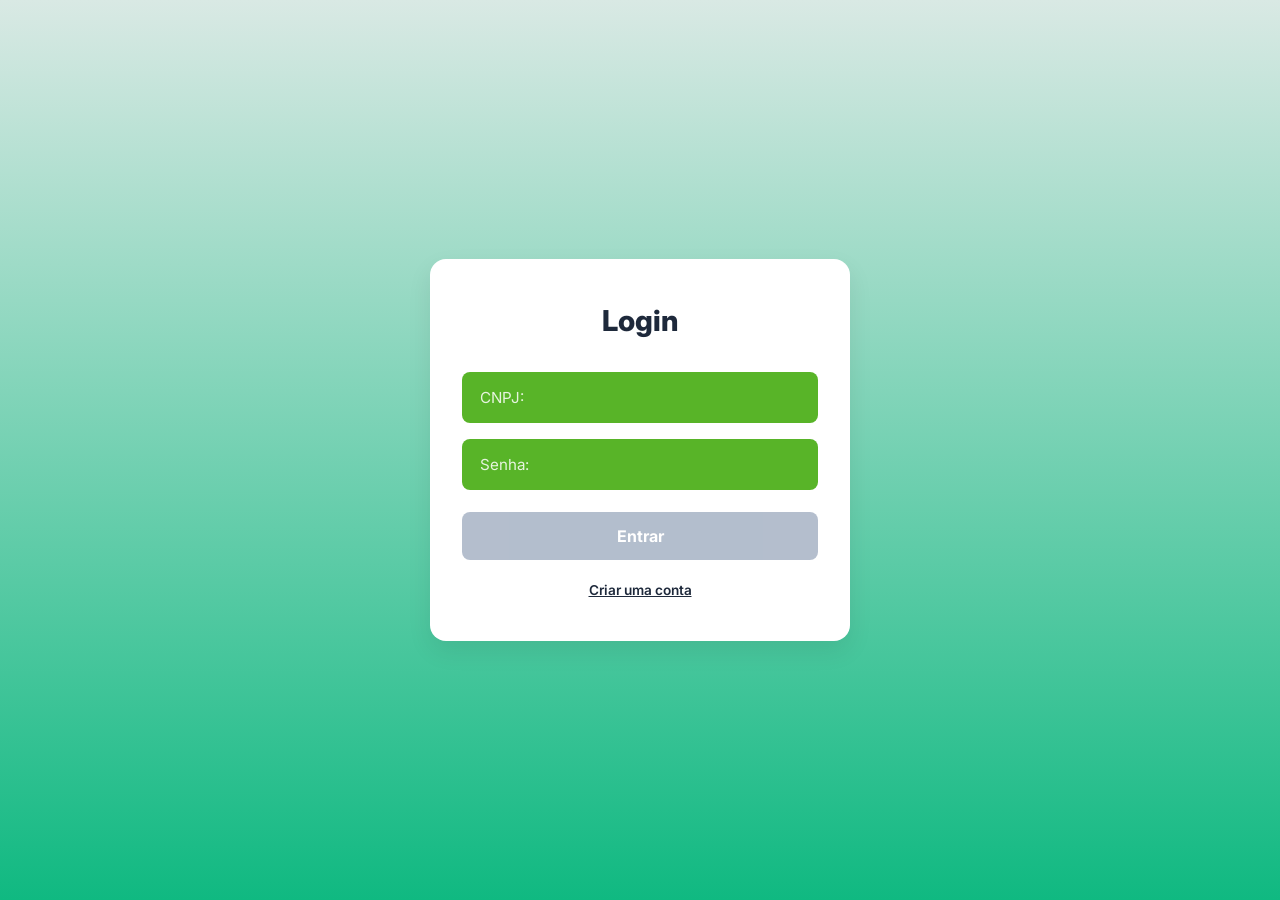
<file: src/pages/perfil-varejo.html>
<!DOCTYPE html>
<html lang="pt-BR">
<head>
    <meta charset="UTF-8">
    <meta name="viewport" content="width=device-width, initial-scale=1.0">
    <meta name="description" content="Painel de gerenciamento de lotes cadastrados na plataforma Elo Alimentar.">
    <title>Elo Alimentar | Meus Lotes</title>
    
    <link rel="preconnect" href="https://fonts.googleapis.com">
    <link rel="preconnect" href="https://fonts.gstatic.com" crossorigin>
    <link href="https://fonts.googleapis.com/css2?family=Inter:wght@400;600;700;800&display=swap" rel="stylesheet">
    
    <link rel="stylesheet" href="../styles/global.css">
    <link rel="stylesheet" href="../styles/Perfil.css">
    <script src="../utils/token-confirmacao-login.js"></script>
    
</head>
<body>

    <!-- SIDEBAR -->
    <aside class="sidebar" aria-label="Menu Lateral">
        <div class="icones-esquerda">
            <a href="meus-lotes.html" class="basket" aria-label="Ir para o carrinho">
                <img src="../images/Basket.svg" alt="Carrinho">
            </a>
        </div>
        
        <nav class="icones-direita" aria-label="Navegação secundária">
            <a href="perfil-varejo.html" class="profile" aria-label="Meu Perfil">
                <img src="../images/Perfil.svg" alt="Perfil">
            </a>
            <a href="login.html" class="logout" aria-label="Sair da conta">
                <img src="../images/logout.svg" alt="Sair">
            </a>
        </nav>
    </aside>

    <!-- CONTEÚDO PRINCIPAL-->
    <main class="itens">
        <section class="painel-caixa" aria-label="Lista de Lotes">
            <a href="dashboard.html" class="btn-voltar" aria-label="Voltar">
                <img src="../images/Seta.svg" alt="Voltar">
            </a>
            
            <h1 class="titulo-painel">Meu Perfil</h1>
            <a href="meus-lotes.html"><p>Meus Lotes</p></a>

        </section>
    </main>

</body>
</html>
</file>
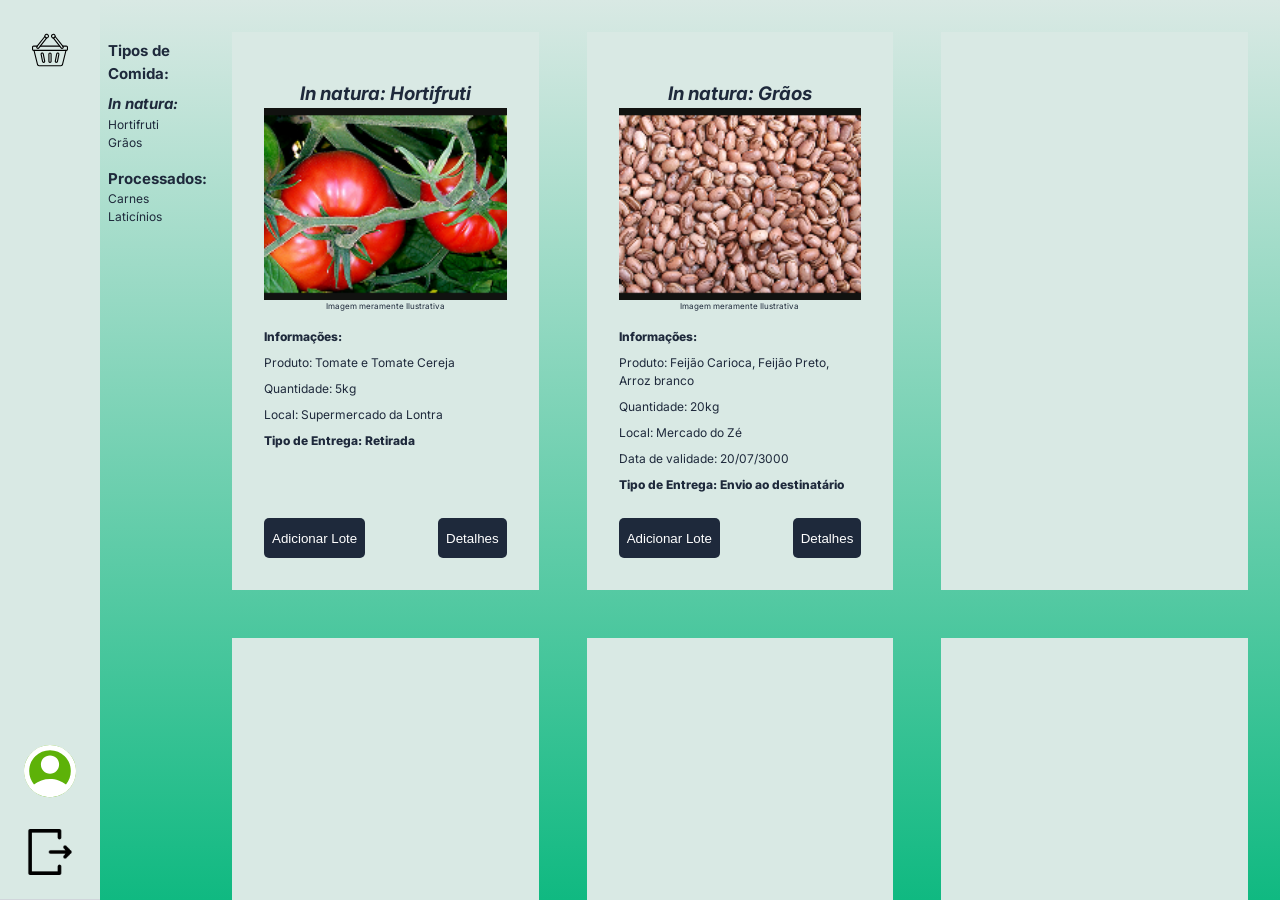
<file: src/pages/Área restrita ONG-mercado.html>
<!DOCTYPE html>
<html lang="pt-br">
    <head>
        <meta charset="UTF-8">
        <meta name="viewport" content="width=device-width, initial-scale=1.0">
        <title>Elo Alimentar | Área Restrita</title>
        <link rel="preconnect" href="https://fonts.googleapis.com">
        <link rel="preconnect" href="https://fonts.gstatic.com" crossorigin>
        <link href="https://fonts.googleapis.com/css2?family=Inter:wght@400;600;700;800&display=swap" rel="stylesheet">
        <link rel="stylesheet"  href="../styles/global.css">
        <link rel="stylesheet" href="../styles/areaOng.css">
    </head>
    <body>
        <header class="sidebar">
            <div class="icones-esquerda">
                <a href="meus-lotes.html" class="basket"><img src="../images/Basket.svg" alt="Carrinho"/> </a>
            </div>
            <div class="icones-direita">
                <a href="Perfil.html" class="profile"><img src="../images/Perfil.svg" alt="Perfil"/> </a>
                <a href="login.html" class="logout"><img src="../images/logout.svg" alt="Sair da Conta"/> </a> 
            </div>
        </header>

            <div class="rotulos">
                <h1>Tipos de Comida:</h1>
                <div class= 'conteiner-categorias'>

                    <div class="categorias">
                        <h2><i>In natura:</i></h2>
                        <p>Hortifruti</p>
                        <p>Grãos</p>
                    </div>

                    <div class="categorias">    
                        <h2>Processados:</h2>
                        <p>Carnes</p>
                        <p>Laticínios</p>
                    </div>

                </div>
            </div>

            <main class="itens">
                <section class="cards">
                    <article class="card tomate">
                        <div class="cabecalho">
                            <h3><i>In natura: Hortifruti</i></h3>
                            <a class="foto"><img src="../images/tomate.png" alt="Foto meramente ilustrativa de tomates"/> </a>
                            <p>Imagem meramente Ilustrativa</p>
                        </div>
                        <div class="card-content">
                            <p class="info">Informações:</p>
                            <p>Produto: Tomate e Tomate Cereja</p>
                            <p>Quantidade: 5kg</p>
                            <p>Local: Supermercado da Lontra</p>
                            <p class="info">Tipo de Entrega: Retirada</p>
                        </div>
                        <div class="card-botao">
                            <button class="add">Adicionar Lote</button>
                            <button class="detalhes">Detalhes</button>
                        </div>
                    </article>

                    <article class="card graos">
                        <div class="cabecalho">
                            <h3><i>In natura: Grãos</i></h3>
                            <a class="foto"><img src="../images/grãos.png" alt="Foto meramente ilustrativa de grãos"/> </a>
                            <p>Imagem meramente Ilustrativa</p>
                        </div>
                        <div class="card-content">
                            <p class="info">Informações:</p>
                            <p>Produto:  Feijão Carioca, Feijão Preto, Arroz branco</p>
                            <p>Quantidade: 20kg</p>
                            <p>Local: Mercado do Zé</p>
                            <p>Data de validade: 20/07/3000</p>
                            <p class="info">Tipo de Entrega: Envio ao destinatário</p>
                        </div>
                        <div class="card-botao">
                            <button class="add">Adicionar Lote</button>
                            <button class="detalhes">Detalhes</button>
                        </div>
                    </article>
                    <article class="card vazio"></article>
                    <article class="card vazio"></article>
                    <article class="card vazio"></article>
                    <article class="card vazio"></article>

                </section>
            </main>
    </body>

</html>
</file>
<file: src/styles/global.css>
* {
    margin: 0;
    padding: 0;
    box-sizing: border-box;
}

:root {
    --gradiente-inicio: #D9E9E4;
    --gradiente-fim: #10B981;
    --cor-verde-destaque: #58B428;
    --cor-texto-escuro: #1E293B;
    --cor-texto-corpo: #334155;
    --cor-card-fundo: rgba(255, 255, 255, 0.4);
    --cor-hero-box: #D1DDD8;
}

body {
    font-family: 'Inter', sans-serif;
    color: var(--cor-texto-escuro);
    /* Gradiente linear do protótipo */
    background: linear-gradient(180deg, var(--gradiente-inicio) 0%, var(--gradiente-fim) 100%);
    min-height: 100vh;
    line-height: 1.5;
}

a {
    color: inherit;
    text-decoration: none;
}

ul, ol {
    list-style: none;
}

img {
    max-width: 100%;
    height: auto;
    display: block;
}

.container {
    width: min(100% - 32px, 1100px);
    margin: 0 auto;
}

.destaque-verde {
    color: var(--cor-verde-destaque);
    font-weight: 700;
}

.cabecalho {
    padding: 16px 0;
}

.cabecalho .container {
    display: flex;
    align-items: center;
    justify-content: space-between;
}

.logo {
    display: flex;
    align-items: center;
    gap: 10px;
    font-size: 1.2rem;
    font-weight: 700;
}

.logo-icone {
    width: 24px;
    height: 24px;
    background: var(--cor-verde-destaque);
    border-radius: 6px;
}

.btn-entrar {
    background-color: var(--cor-verde-destaque);
    color: #ffffff;
    padding: 8px 22px;
    border-radius: 12px;
    font-weight: 700;
    font-size: 0.95rem;
    transition: opacity 0.2s;
}

.btn-entrar:hover {
    opacity: 0.9;
}


.rodape {
    background-color: #064E3B; 
    color: #FFFFFF;
    padding: 36px 0;
    margin-top: 60px;
    border-top: 4px solid var(--cor-verde-destaque); 
}

.rodape .container {
    display: flex;
    flex-direction: column;
    align-items: center;
    text-align: center;
    gap: 12px;
}

.rodape-brand {
    display: flex;
    align-items: center;
    gap: 10px;
}

.rodape-logo-icone {
    width: 24px;
    height: 24px;
    background: var(--cor-verde-destaque);
    border-radius: 6px;
}

.rodape-titulo {
    font-size: 1.15rem;
    font-weight: 800;
    color: #ffffff;
    letter-spacing: -0.02em;
}

.rodape-sub {
    font-size: 0.875rem;
    color: #A7F3D0; 
    max-width: 360px;
    line-height: 1.5;
}
</file>
<file: src/styles/index.css>
.secao {
    margin-bottom: 48px;
}
.hero {
    padding: 12px 0 24px;
}

.hero-grid {
    display: flex;
    flex-direction: column;
    gap: 20px;
}

.hero-card {
    background-color: var(--cor-hero-box);
    padding: 24px;
    border-radius: 12px;
    text-align: center;
}

.hero-titulo {
    font-size: 1.5rem;
    font-weight: 800;
    margin-bottom: 16px;
    color: #000000;
    line-height: 1.2;
}

.hero-card p {
    font-size: 0.9rem;
    color: #222222;
    text-align: left;
    line-height: 1.5;
}

.hero-imagem img {
    border-radius: 8px;
    width: 100%;
    object-fit: cover;
}
.estatisticas-grid {
    display: grid;
    grid-template-columns: repeat(2, 1fr);
    gap: 16px;
}

.card-estatistica {
    background-color: #064E3B;
    border: 4px solid var(--cor-verde-destaque);
    border-radius: 12px;
    padding: 20px 16px;
    font-size: 0.9rem;
    line-height: 1.5;
    color: #ffffff;
    box-shadow: 0 4px 12px rgba(0, 0, 0, 0.05);
    text-align: center;
    transition: transform 0.2s ease, box-shadow 0.2s ease;
}

.card-estatistica:hover {
    transform: translateY(-4px);
    box-shadow: 0 8px 16px rgba(0, 0, 0, 0.1);
}

.card-estatistica .destaque-verde {
    font-size: 1.05rem;
}
.titulo-secao-verde {
    color: #064E3B;
    font-size: 1.5rem;
    text-align: center;
    margin-bottom: 24px;
    font-weight: 800;
}

.grid-solucao {
    display: grid;
    grid-template-columns: repeat(2, 1fr);
    gap: 14px;
}

.coluna-solucao {
    background: rgba(255, 255, 255, 0.88);
    backdrop-filter: blur(8px);
    padding: 16px;
    border-radius: 12px;
    box-shadow: 0 4px 12px rgba(0, 0, 0, 0.06);
}

.coluna-solucao h3 {
    font-size: 1rem;
    margin-bottom: 8px;
    color: #064E3B;
}

.coluna-solucao p {
    font-size: 0.825rem;
    color: #334155;
    text-align: left;
    line-height: 1.45;
}
.titulo-secao {
    font-size: 1.35rem;
    text-align: center;
    margin-bottom: 24px;
    font-weight: 800;
    color: #FFFFFF;
    text-shadow: 0 2px 4px rgba(0, 0, 0, 0.15);
}

.grid-passos {
    display: flex;
    flex-direction: column;
    gap: 12px;
    max-width: 450px;
    margin: 0 auto;
}

.passo-item {
    background: var(--cor-card-fundo);
    padding: 16px;
    border-radius: 10px;
    box-shadow: 0 2px 8px rgba(0, 0, 0, 0.05);
    color: #1E293B;
    font-size: 0.875rem;
    line-height: 1.45;
    text-align: left;
}

@media (min-width: 860px) {

    .secao {
        margin-bottom: 70px;
    }

    .hero {
        padding: 20px 0 40px;
    }

    .hero-grid {
        display: grid;
        grid-template-columns: 1fr 1fr;
        align-items: stretch;
        gap: 28px;
    }

    .hero-card {
        padding: 36px;
        display: flex;
        flex-direction: column;
        justify-content: center;
    }

    .hero-titulo {
        font-size: 2.2rem;
        text-align: left;
    }

    .hero-card p {
        font-size: 0.95rem;
    }

    .hero-imagem img {
        height: 100%;
        max-height: 380px;
    }

    .estatisticas-grid {
        grid-template-columns: repeat(4, 1fr);
        gap: 20px;
    }

    .card-estatistica {
        padding: 24px 20px;
        font-size: 0.95rem;
    }

    .titulo-secao-verde {
        font-size: 1.8rem;
    }

    .grid-solucao {
        gap: 32px;
        max-width: 900px;
        margin: 0 auto;
    }

    .coluna-solucao {
        padding: 24px;
    }

    .coluna-solucao h3 {
        font-size: 1.2rem;
    }

    .coluna-solucao p {
        font-size: 0.9rem;
    }

    .titulo-secao {
        font-size: 1.6rem;
    }

    .grid-passos {
        display: grid;
        grid-template-columns: repeat(4, 1fr);
        gap: 16px;
        max-width: 100%;
    }

    .passo-item {
        font-size: 0.95rem;
        height: 100%;
    }
}
</file>
<file: src/styles/areaOng.css>
.sidebar {
    grid-area: sidebar;
    background-color: var(--gradiente-inicio, #10B981);
    padding: 0 1rem;
    display: flex;
    flex-direction: row;
    justify-content: space-between;
    align-items: center;
    border-bottom: 1px solid #D1D5DB;
}
.icones-esquerda{
    margin: 0.5rem 0.5rem 0.5rem;
}

.icones-direita{
    display: flex;
    flex-direction: row;
    margin: 0.5rem 0.5rem 0;
    gap: 1.688rem;
}

.profile img {
    width: 2.5rem;
    height: 2.5rem;
}

.logout img {
    width: 2rem;
    height: 2rem;
}

.basket img {
    width: 2.188rem;
    height: 2.188rem;
}

.rotulos{
    margin: 0.5rem;
    display: flex;
    flex-direction: column;

}

.conteiner-categorias {
    display: flex;
    flex-direction: row;
    gap: 2rem;
    margin-top: 0.5rem;
}

.categorias {
    display: flex;
    flex-direction: column;
}

.rotulos h1 {
    padding-left: 2.25rem;
    font-size: 0.938rem;
}

.rotulos h2 {
    padding-left: 2.25rem;
    font-size: 0.938rem;
}

.rotulos p {
    padding-left: 2.25rem;
    font-size: 0.75rem;
}

.cards {
    display: grid;
    grid-template-columns: 1fr;
    gap: 2.063rem;
    margin: 2rem;
    padding: 0;

}

.card {
    background: var(--gradiente-inicio);
    padding: 2rem;
    min-height: 32rem;
    display: flex;
    flex-direction: column;
}

.card:empty{
    background: var(--gradiente-inicio);

}

.cabecalho{
    display: flex;
    flex-direction: column;
    align-items: center;
    text-align: center;
}

.cabecalho img, .foto img{
    width: 14rem;
    height: 10rem;
    object-fit: cover;
    object-position: center;
    display: block;
}

.cabecalho p {
    font-size: 0.5rem;
}


.card-content {
    font-size: 0.75rem;
}

.card-content p {
    padding-bottom: 0.5rem;

}

.info {
    font-weight: 800;
}
.card-botao {
    display: flex;
    justify-content: space-between;
    margin-top: auto;
    padding-top: 1rem;
    gap: 0.5rem;
}
.card-botao button{
    background-color: var(--cor-texto-escuro);
    color: #ffffff;
    border: none;
    padding: 0.5rem 0.5rem;
    border-radius: 5px;
    cursor: pointer;

}

.card-botao button:hover {
    background-color: var(--cor-texto-corpo);
    opacity: 0.9;
}

@media (min-width: 960px) {
    body {
        display: grid;
        grid-template-columns: 100px 100px 1fr;
        grid-template-areas: 
        "sidebar rotulos itens";
        height: 100vh;
        overflow: hidden;
    }

    .sidebar {
        grid-area: sidebar;
        flex-direction: column;
        justify-content: space-between;
        height: 100%;
        padding: 1.5rem;
        align-items: center;
    }

    .icones-direita{
        flex-direction: column;
        align-items: center;
        gap: 1.5rem;
        margin: 0;
    }

    .profile img {
    width: 3.5rem;
    height: auto;
    }

    .logout img {
        width: 2.875rem;
        height: auto;
    }

    .basket img {
        width: 5rem;
        height: auto;
    }

    .rotulos {
        grid-area: rotulos;
        padding-top: 2rem;
        display: flex;
        flex-direction: column;
    }

    .rotulos h1, 
    .rotulos h2, 
    .rotulos p {
        padding-left: 0; 
    }

    .conteiner-categorias {
    flex-direction: column;
    gap: 1rem;
    }

    .categorias {
        flex-direction: column;

    }

    .itens {
        grid-area: itens;
        overflow-y: auto;
    }

    .cards {
        grid-template-columns: repeat(auto-fit, minmax(300px, 1fr));
        gap: 3rem;
    }

    .card{
        min-width: auto;
        max-width: 24.625rem;
    }

    .foto img{
        width: 18rem;
        height: 12rem;
    }

    .card-botao button{
        width: fit-content;
        height: 2.5rem;
    }

}
</file>
<file: src/styles/autenticacao.css>
/* ==========================================================================
   ESTILOS DE AUTENTICAÇÃO (PADRÃO - MOBILE FIRST)
   ========================================================================== */

/* Centraliza o card na tela */
.area-login {
    display: flex;
    align-items: center;
    justify-content: center;
    min-height: 100vh;
    padding: 16px;
}

/* O bloco branco no Mobile */
.card-login {
    background-color: #FFFFFF;
    width: 100%;
    padding: 28px 20px;
    border-radius: 16px;
    box-shadow: 0 10px 25px rgba(0, 0, 0, 0.08);
    text-align: center;
}

.titulo-login {
    font-size: 1.5rem;
    font-weight: 800;
    color: var(--cor-texto-escuro);
    margin-bottom: 24px;
}

/* Formulário e estrutura de inputs */
.formulario-login {
    display: flex;
    flex-direction: column;
    gap: 12px;
}

/* Campos verdes de digitação */
.campo-texto {
    width: 100%;
    background-color: var(--cor-verde-destaque, #58B428);
    color: #FFFFFF;
    border: 2px solid transparent;
    border-radius: 8px;
    padding: 12px 14px;
    font-size: 0.9rem;
    font-family: inherit;
    font-weight: 600;
    outline: none;
    transition: filter 0.2s ease, border-color 0.2s ease;
}

.campo-texto::placeholder {
    color: rgba(255, 255, 255, 0.85);
    font-weight: 400;
}

.campo-texto:focus {
    filter: brightness(0.9);
}

/* Ajuste da setinha do Select para cor branca */
.campo-select {
    appearance: none;
    background-image: url("data:image/svg+xml;charset=US-ASCII,%3Csvg%20xmlns%3D%22http%3A%2F%2Fwww.w3.org%2F2000%2Fsvg%22%20width%3D%22292.4%22%20height%3D%22292.4%22%3E%3Cpath%20fill%3D%22%23FFFFFF%22%20d%3D%22M287%2069.4a17.6%2017.6%200%200%200-13-5.4H18.4c-5%200-9.3%201.8-12.9%205.4A17.6%2017.6%200%200%200%200%2082.2c0%205%201.8%209.3%205.4%2012.9l128%20127.9c3.6%203.6%207.8%205.4%2012.8%205.4s9.2-1.8%2012.8-5.4L287%2095c3.5-3.5%205.4-7.8%205.4-12.8%200-5-1.9-9.2-5.5-12.8z%22%2F%3E%3C%2Fsvg%3E");
    background-repeat: no-repeat;
    background-position: right 14px top 50%;
    background-size: 12px auto;
    cursor: pointer;
}

.campo-select option {
    background-color: #FFFFFF;
    color: #334155;
}

/* Botão de Entrar / Criar */
.btn-enviar {
    width: 100%;
    background-color: var(--cor-verde-destaque, #58B428);
    color: #FFFFFF;
    border: none;
    border-radius: 8px;
    padding: 12px;
    font-size: 0.95rem;
    font-weight: 700;
    font-family: inherit;
    cursor: pointer;
    margin-top: 6px;
    transition: opacity 0.2s ease, transform 0.1s ease;
}

.btn-enviar:hover:not(:disabled) {
    opacity: 0.9;
}

.btn-enviar:active:not(:disabled) {
    transform: scale(0.98);
}

.btn-enviar:disabled {
    background-color: #94a3b8;
    cursor: not-allowed;
    opacity: 0.7;
}

/* Link de troca de página */
.link-mudar-pagina {
    display: inline-block;
    margin-top: 20px;
    font-size: 0.85rem;
    color: var(--cor-texto-escuro, #1E293B);
    text-decoration: underline;
    font-weight: 600;
}

.link-mudar-pagina:hover {
    color: var(--cor-verde-destaque, #58B428);
}

@media (min-width: 860px) {
    .card-login {
        max-width: 420px;
        padding: 40px 32px;
    }

    .titulo-login {
        font-size: 1.8rem;
        margin-bottom: 30px;
    }

    .formulario-login {
        gap: 16px;
    }

    .campo-texto {
        padding: 14px 16px;
        font-size: 0.95rem;
    }

    .btn-enviar {
        padding: 14px;
        font-size: 1rem;
    }
}

/* ==========================================================================
   ESTADOS DE VALIDAÇÃO E FEEDBACK VISUAL MELHORADOS
   ========================================================================== */

/* Mantém o fundo verde original e legível, aplicando uma borda vermelha nítida no erro */
.input-invalido {
    border: 2px solid #ef4444;
    background-color: var(--cor-verde-destaque, #58B428);
    color: #FFFFFF;
}

.input-valido {
    border: 2px solid #10b981;
    background-color: var(--cor-verde-destaque, #58B428);
    color: #FFFFFF;
}

/* Mensagem de erro em vermelho escuro destacada sobre o fundo branco do card */
.erro-msg {
    display: none;
    color: #dc2626;
    font-size: 0.75rem;
    font-weight: 700;
    margin-top: 4px;
    text-align: left;
}

/* Alertas globais */
.alerta {
    padding: 12px;
    border-radius: 8px;
    margin-bottom: 16px;
    font-size: 0.85rem;
    text-align: center;
}

.alerta-sucesso {
    background-color: #d1fae5;
    color: #065f46;
    border: 1px solid #a7f3d0;
}

.alerta-erro {
    background-color: #fee2e2;
    color: #991b1b;
    border: 1px solid #fca5a5;
}

.oculto {
    display: none;
}

/* Indicador de Força da Senha */
.forca-senha-container {
    margin-top: 6px;
    text-align: left;
}

.forca-barra-fundo {
    height: 6px;
    background: #e2e8f0;
    border-radius: 4px;
    overflow: hidden;
}

.forca-barra-preenchimento {
    height: 100%;
    width: 0%;
    transition: width 0.3s ease, background-color 0.3s ease;
}

.forca-texto {
    font-size: 0.75rem;
    font-weight: 600;
    display: block;
    margin-top: 4px;
    color: #475569;
}

/* Cores das barras de força e textos correspondentes */
.forca-fraca { background-color: #dc3545; width: 33.33%; }
.texto-fraco { color: #dc2626; }

.forca-media { background-color: #d97706; width: 66.66%; }
.texto-medio { color: #d97706; }

.forca-forte { background-color: #28a745; width: 100%; }
.texto-forte { color: #16a34a; }
</file>
<file: src/styles/criarDoacao.css>
:root {
    --cd-verde: var(--gradiente-inicio, #10B981);
    --cd-topo: #D6E8E0;
    --cd-sidebar: #D9D9D9;
    --cd-botao: #5CB200;
    --cd-texto: #111210;
    --cd-borda: #6B7280;
    --cd-slogan: #1BA55E;
}

*, *::before, *::after { box-sizing: border-box; margin: 0; padding: 0; }

body {
    min-height: 100vh;
    display: flex;
    flex-direction: column;
    font-family: 'Inter', sans-serif;
    color: var(--cd-texto);
}

a, button { color: inherit; }
a:focus-visible, button:focus-visible, input:focus-visible,
select:focus-visible, textarea:focus-visible {
    outline: 3px solid var(--cd-texto);
    outline-offset: 2px;
}

/* ---------- SIDEBAR (barra superior no mobile) ---------- */
.sidebar {
    background: var(--cd-sidebar);
    border-bottom: 1px solid #D1D5DB;
    padding: 0.5rem 1rem;
    display: flex;
    flex-wrap: wrap;
    align-items: center;
}

.sidebar__toggle {
    background: none;
    border: 0;
    padding: 0.25rem;
    cursor: pointer;
    display: grid;
    place-items: center;
}

.sidebar__toggle img { width: 2rem; height: 2rem; }

.menu { flex-basis: 100%; }

.menu ul {
    list-style: none;
    display: flex;
    flex-direction: column;
    padding: 0.5rem 0;
}

.menu a, .sair {
    display: flex;
    align-items: center;
    gap: 0.75rem;
    padding: 0.625rem 0.25rem;
    font-size: 1rem;
    text-decoration: none;
}

.menu img, .sair img { 
    width: 2rem; height: 2rem; 
    flex-shrink: 0; 
}

.sair {
    flex-basis: 100%;
    font-weight: 800;
    text-transform: uppercase;
}

.campo input:hover,
.campo select:hover,
.campo textarea:hover,
.campo input:focus,
.campo select:focus,
.campo textarea:focus {
    outline: none;
    background-color: #f2f3f5;
    border-width: 2px;
}

.erro-campo{
    display: block;
    color: #ef4444;
    font-size: 0.875rem;
    font-weight: 600;
}

.campo .invalido{
    border-color: #ef4444;
    outline-color: #ef4444;
    border-width: 2px;
}

.campo .valido,
.campo .valido:hover,
.campo .valido:focus {
    border-color: var(--cd-slogan);
    border-width: 2px;
}

.aviso-sucesso{
    color: var(--cd-slogan);
}

@media (max-width: 959.98px) 
{
    .sidebar:not(.is-open) .menu,
    .sidebar:not(.is-open) .sair { display: none; }
}

/* ---------- CONTEÚDO ---------- */
.conteudo {
    flex: 1;
    background: linear-gradient(180deg, var(--cd-topo) 0%, var(--cd-verde) 100%);
}

.topo {
    display: flex;
    flex-wrap: wrap;
    align-items: center;
    justify-content: space-between;
    gap: 0.75rem 1.5rem;
    padding: 1rem 1rem 0;
}

.perfil {
    display: flex;
    align-items: center;
    gap: 0.75rem;
    font-size: 0.75rem;
    text-decoration: none;
}

.perfil img { width: 2.5rem; height: auto; }

.saudacao { font-size: 1rem; }

.slogan {
    font-size: 1rem;
    font-weight: 800;
    font-style: italic;
    color: var(--cd-slogan);
}

main {
    padding: 1rem;
    display: flex;
    flex-direction: column;
    gap: 1rem;
}

.titulo {
    display: grid;
    grid-template-columns: auto 1fr;
    align-items: center;
    column-gap: 1rem;
    row-gap: 0.25rem;
}

.btn-voltar { display: block; }
.btn-voltar img { display: block; height: 1.75rem; width: auto; }

.titulo h1 {
    font-size: 1.25rem;
    font-weight: 800;
    text-transform: uppercase;
}

.titulo p { grid-column: 1 / -1; font-size: 0.75rem; }

/* ---------- FORMULÁRIO ---------- */
.painel {
    background: #FFFFFF;
    border-radius: 1.5rem;
    padding: 1.5rem 1.25rem;
}

.painel fieldset { border: 0; }

.painel legend {
    font-size: 0.8125rem;
    font-weight: 600;
    margin-bottom: 1.25rem;
}

.campos { display: grid; gap: 1.25rem; }

.campo { display: flex; flex-direction: column; gap: 0.375rem; }

.campo label { font-size: 0.8125rem; font-weight: 600; }

.obrigatorio { color: #D00000; }

.campo input, .campo select, .campo textarea {
    width: 100%;
    font: inherit;
    font-size: 1rem;
    color: var(--cd-texto);
    background: #FFFFFF;
    border: 1px solid var(--cd-borda);
    border-radius: 0.5rem;
    padding: 0.5rem 0.75rem;
}

.campo textarea { min-height: 6.5rem; resize: vertical; }

.campo--descricao .caixa { position: relative; }
.campo--descricao textarea { padding-bottom: 1.5rem; }

.contador {
    position: absolute;
    right: 0.75rem;
    bottom: 0.375rem;
    font-size: 0.6875rem;
    color: #4B5563;
}

.acoes {
    display: flex;
    flex-wrap: wrap;
    align-items: center;
    gap: 1rem;
    margin-top: 0.5rem;
}

.btn {
    font: inherit;
    font-size: 1rem;
    color:#ffff;
    background: var(--cor-texto-escuro);
    border: 0;
    border-radius: 5px;
    padding: 0.75rem 1.5rem;
    cursor: pointer;
}

.btn:hover { filter: brightness(0.92); }
.btn--principal { flex: 1; padding-inline: 2rem; }

/* ---------- DESKTOP ---------- */
@media (min-width: 960px) {
    body { flex-direction: row; height: 100vh; overflow: hidden; }

    .sidebar {
        flex-direction: column;
        flex-wrap: nowrap;
        align-items: stretch;
        flex-shrink: 0;
        width: 11.5rem;
        height: 100%;
        padding: 1.5rem 1rem;
        border-bottom: 0;
        border-right: 1px solid #D1D5DB;
        transition: width 0.2s ease;
    }

    .sidebar:not(.is-open) { width: 5rem; }

    .sidebar__toggle { align-self: flex-start; margin-bottom: 1rem; }

    .menu { flex-basis: auto; }
    .menu ul { gap: 1rem; padding: 0; }
    .menu img, .sair img { width: 2.25rem; height: 2.25rem; }

    .sair { flex-basis: auto; margin-top: auto; }

    .sidebar:not(.is-open) .menu span,
    .sidebar:not(.is-open) .sair span {
        position: absolute;
        width: 1px;
        height: 1px;
        overflow: hidden;
        clip-path: inset(50%);
        white-space: nowrap;
    }

    .conteudo { min-width: 0; overflow-y: auto; }

    .topo { padding: 1.5rem 2rem 0; flex-wrap: nowrap; }
    .boas-vindas { text-align: right; }

    main { padding: 1rem 2rem 2rem; }
    .titulo h1 { font-size: 1.5rem; }
    .titulo p { font-size: 0.875rem; }

    .painel { border-radius: 3rem; padding: 2rem 3.5rem 2.5rem; }

    .campos {
        grid-template-columns: repeat(4, minmax(0, 1fr));
        column-gap: 2rem;
        row-gap: 1.75rem;
        grid-template-areas:
            "produto    produto    entrega     entrega"
            "quantidade  quantidade    cep complemento"
            "categoria categoria        bairro         rua "
            "validade validade       numero      cidade"
            "descricao  descricao   estado      estado"
            "estabelecimento estabelecimento  imagem   imagem"
            "acoes      acoes       imagem     imagem"
            "acoes      acoes       imagem  imagem"
            "acoes      acoes       imagem  imagem";
    }

    .campo--produto     { grid-area: produto; }
    .campo--categoria   { grid-area: categoria; }
    .campo--quantidade  { grid-area: quantidade; }
    .campo--validade    { grid-area: validade; }
    .campo--descricao   { grid-area: descricao; }
    .campo--cep         { grid-area: cep; }
    .campo--complemento { grid-area: complemento; }
    .campo--numero      { grid-area: numero; }
    .campo--bairro      { grid-area: bairro; }
    .campo--cidade      { grid-area: cidade; }
    .campo--estado      { grid-area: estado; }
    .campo--rua         { grid-area: rua; }
    .nome-local         { grid-area: estabelecimento;}
    .campo--entrega     { grid-area: entrega;}
    .campo--imagem      { grid-area: imagem }

    .campo--produto input, .campo--quantidade input, .campo--rua input, .nome-local input, .campo--entrega input, .campo--imagem input { max-width: 15rem; }
    .campo--categoria select { max-width: 19rem; }
    .campo--validade input { max-width: 11rem; }
    .campo--cep input { max-width: 8rem; }
    .campo--complemento input { max-width: 15rem; }
    .campo--descricao .caixa { max-width: 26rem; }

    .acoes { grid-area: acoes; align-self: end; 
        margin-top: 0; 
        flex-wrap: nowrap; 
    }
    .btn--principal { flex: 0 0 auto; 
        padding-inline: 2.5rem;
     }
}
</file>
<file: src/styles/dashboard.css>
* {
    margin: 0;
    padding: 0;
    box-sizing: border-box;
}

html {
    scroll-behavior: smooth;
}

body {
    font-family: Arial, Helvetica, sans-serif;
    color: #111;
    background-color: #d9d9d9;
}

a {
    color: inherit;
    text-decoration: none;
}

.layout {
    display: flex;
    min-height: 100vh;
}

/* ===== MENU LATERAL ===== */
.sidebar {
    width: 20%;
    min-width: 240px;
    background-color: #d9d9d9;
    padding: 20px 18px;
    flex-shrink: 0;
}

.menu-icon {
    font-size: 36px;
    font-weight: bold;
    line-height: 1;
    margin: 0 0 40px 4px;
    cursor: pointer;
}

.menu {
    display: flex;
    flex-direction: column;
    gap: 36px;
}

.menu-item {
    display: flex;
    align-items: center;
    gap: 14px;
    font-size: clamp(17px, 1.5vw, 22px);
    transition: color 0.2s, transform 0.2s;
}

.menu-item:hover {
    color: #1b7a52;
    transform: translateX(4px);
}

.menu-icon-item {
    display: flex;
    align-items: center;
    justify-content: center;
    min-width: 40px;
    font-size: 30px;
}

/* ===== ÁREA PRINCIPAL ===== */
.main-content {
    flex: 1;
    min-width: 0;
    padding: 26px 32px 24px;
    background: linear-gradient(
        180deg,
        #75cfa7 0%,
        #62c69a 55%,
        #54be90 100%
    );
    overflow-x: hidden;
}

/* ===== CABEÇALHO ===== */
.header {
    min-height: 70px;
    display: flex;
    justify-content: space-between;
    align-items: flex-start;
    gap: 20px;
    margin-bottom: 14px;
}

.profile {
    display: flex;
    align-items: center;
    gap: 10px;
    font-size: 15px;
    font-weight: 500;
    padding-top: 8px;
}

.welcome {
    text-align: right;
}

.welcome h1 {
    font-size: clamp(20px, 2vw, 27px);
    font-weight: 400;
    margin-bottom: 8px;
}

.welcome p {
    color: #1f7a4c;
    font-size: clamp(16px, 1.6vw, 22px);
    font-weight: bold;
    font-style: italic;
}

/* ===== TÍTULO DA PÁGINA ===== */
.page-title {
    display: flex;
    align-items: center;
    gap: 20px;
    margin: 8px 0 24px;
}

.back-button {
    font-size: 34px;
    font-weight: bold;
    line-height: 1;
    display: inline-block;
    transition: transform 0.2s;
}

.back-button:hover {
    transform: translateX(-4px);
}

.page-title h2 {
    font-size: clamp(22px, 2vw, 26px);
    font-weight: 700;
    letter-spacing: 0.4px;
}

/* ===== CARTÕES DE INDICADORES ===== */
.stats {
    display: grid;
    grid-template-columns: repeat(3, minmax(0, 1fr));
    gap: 20px;
    margin-bottom: 34px;
}

.stat-card {
    position: relative;
    min-height: 205px;
    padding: 24px 24px;
    border-radius: 26px;
    overflow: hidden;
    min-width: 0;
    display: flex;
    flex-direction: column;
    justify-content: space-between;
}

.stat-top {
    display: flex;
    justify-content: space-between;
    align-items: flex-start;
    gap: 12px;
}

.stat-top h3 {
    font-size: clamp(15px, 1.25vw, 19px);
    font-weight: 600;
    text-transform: uppercase;
    letter-spacing: 0.3px;
    overflow-wrap: anywhere;
}

.stat-icon {
    font-size: 32px;
    line-height: 1;
    flex-shrink: 0;
}

.stat-number {
    font-size: clamp(36px, 3.2vw, 52px);
    font-weight: 500;
    line-height: 1.1;
    position: relative;
    z-index: 1;
}

/* Cartão escuro: Total de doações */
.donations {
    background-color: #121212;
    color: #ffffff;
}

/* Cartão claro: ONGs atendidas */
.ngos {
    background-color: #f7f6ed;
    color: #111;
}

.ngos .stat-number {
    color: #4aa32b;
    font-size: clamp(42px, 3.8vw, 58px);
}

.round-icon {
    width: 64px;
    height: 64px;
    display: flex;
    justify-content: center;
    align-items: center;
    background-color: #75d83b;
    border-radius: 50%;
    color: #fff;
    font-size: 30px;
    flex-shrink: 0;
}

.decoration {
    position: absolute;
    right: -10px;
    bottom: -34px;
    width: 140px;
    height: 120px;
    border-radius: 50%;
    background-color: #e9f8df;
    opacity: 0.9;
    pointer-events: none;
}

/* Cartão claro: Em coleta */
.collection {
    background-color: #f7f6ed;
    color: #111;
}

.collection .stat-number {
    color: #111;
    font-size: clamp(42px, 3.8vw, 58px);
}

.basket {
    position: absolute;
    right: 8px;
    bottom: 4px;
    font-size: 62px;
    opacity: 0.85;
    pointer-events: none;
}

/* ===== ÚLTIMAS COLETAS ===== */
.collections {
    margin: 0 0 24px;
    min-width: 0;
}

.section-heading {
    display: flex;
    justify-content: space-between;
    align-items: center;
    gap: 12px;
    margin: 0 0 18px 4px;
}

.section-heading h2 {
    font-size: clamp(21px, 1.8vw, 25px);
    font-weight: 500;
    font-style: italic;
}

.collections-panel {
    background-color: #f7f6ed;
    border-radius: 26px;
    padding: 24px 28px 20px;
    display: grid;
    grid-template-columns: minmax(0, 1fr);
    row-gap: 16px;
    width: 100%;
    max-width: 100%;
    overflow: hidden;
}

.collection-item {
    min-width: 0;
    max-width: 100%;
    min-height: 92px;
    display: flex;
    align-items: center;
    gap: 20px;
    padding: 8px 0 16px;
    border-bottom: 1px solid rgba(0, 0, 0, 0.06);
    overflow: hidden;
}

.collection-item:last-of-type {
    border-bottom: none;
}

.collection-item img {
    width: 84px;
    max-width: 84px;
    height: 76px;
    object-fit: contain;
    border-radius: 10px;
    flex-shrink: 0;
    display: block;
    background-color: transparent;
}

.collection-info {
    flex: 1;
    min-width: 0;
    overflow: hidden;
}

.collection-info h3 {
    font-size: 16px;
    font-weight: 400;
    font-style: italic;
    color: #222;
    margin-bottom: 8px;
    overflow: hidden;
    text-overflow: ellipsis;
    white-space: nowrap;
}

.collection-info p {
    font-size: 15px;
    font-style: italic;
    color: #333;
    line-height: 1.45;
    overflow-wrap: anywhere;
    word-break: break-word;
}

.collections-panel .vazio {
    padding: 12px 0;
    font-style: italic;
    color: #555;
}

.view-all {
    font-size: 15px;
    font-style: italic;
    color: #222;
    white-space: nowrap;
    display: inline-flex;
    align-items: center;
    gap: 6px;
}

.view-all:hover {
    color: #19734c;
}

.desktop-view-all {
    justify-self: end;
    margin-top: 4px;
    padding-right: 4px;
}

.desktop-view-all span {
    font-size: 20px;
}

.mobile-view-all {
    display: none;
}

/* ===== RODAPÉ ===== */
.footer {
    text-align: center;
    font-size: 13px;
    padding: 14px 0 4px;
    color: #1c5e42;
}

/* Ícone do Dashboard */
.icone-dashboard {
    width: 36px;
    height: 36px;
    object-fit: contain;
    display: block;
    flex-shrink: 0;
}

/* ===== TABLETS ===== */
@media (max-width: 1050px) {
    .sidebar {
        width: 210px;
        min-width: 210px;
        padding: 20px 14px;
    }

    .main-content {
        padding: 24px 20px;
    }

    .stats {
        grid-template-columns: repeat(2, minmax(0, 1fr));
        gap: 16px;
    }

    .stat-card {
        min-height: 185px;
    }

    .collection {
        grid-column: 1 / -1;
    }

    .collections-panel {
        padding: 20px 22px;
    }
}

/* ===== CELULARES ===== */
@media (max-width: 650px) {
    .layout {
        flex-direction: column;
    }

    .sidebar {
        width: 100%;
        min-width: 0;
        padding: 12px 18px;
    }

    .menu-icon {
        margin: 0;
        font-size: 32px;
    }

    .menu {
        flex-direction: row;
        flex-wrap: wrap;
        gap: 12px;
        margin-top: 14px;
    }

    .menu-item {
        gap: 6px;
        font-size: 14px;
    }

    .menu-icon-item {
        min-width: auto;
        font-size: 22px;
    }

    .main-content {
        padding: 20px 14px;
    }

    .header {
        min-height: auto;
        flex-direction: column;
        gap: 12px;
    }

    .profile {
        padding-top: 0;
    }

    .welcome {
        width: 100%;
        text-align: left;
    }

    .welcome h1 {
        font-size: 22px;
        margin-bottom: 6px;
    }

    .welcome p {
        font-size: 16px;
    }

    .page-title {
        gap: 14px;
        margin: 18px 0;
    }

    .page-title h2 {
        font-size: 21px;
    }

    .back-button {
        font-size: 28px;
    }

    .stats {
        grid-template-columns: minmax(0, 1fr);
        gap: 14px;
        margin-bottom: 26px;
    }

    .stat-card {
        min-height: 160px;
        border-radius: 22px;
        padding: 20px;
    }

    .round-icon {
        width: 54px;
        height: 54px;
        font-size: 26px;
    }

    .section-heading {
        margin-left: 4px;
        margin-bottom: 14px;
    }

    .section-heading h2 {
        font-size: 21px;
    }

    .mobile-view-all {
        display: inline-flex;
    }

    .desktop-view-all {
        display: none;
    }

    .collections-panel {
        border-radius: 22px;
        padding: 16px;
        row-gap: 10px;
    }

    .collection-item {
        min-height: 88px;
        padding: 10px 0;
        gap: 14px;
    }

    .collection-item img {
        width: 72px;
        max-width: 72px;
        height: 64px;
    }

    .collection-info h3 {
        font-size: 15px;
        margin-bottom: 6px;
    }

    .collection-info p {
        font-size: 13px;
    }
}
</file>
<file: src/styles/detalhesLote.css>
.sidebar {
    background-color: var(--gradiente-inicio, #10B981);
    padding: 0 1rem;
    display: flex;
    flex-direction: row;
    justify-content: space-between;
    align-items: center;
    border-bottom: 1px solid #D1D5DB;
}

.icones-esquerda {
    margin: 0.5rem;
}

.icones-direita {
    display: flex;
    flex-direction: row;
    margin: 0.5rem;
    gap: 1.688rem;
}

.profile img {
    width: 2.5rem;
    height: 2.5rem;
    object-fit: contain;
}

.logout img {
    width: 2rem;
    height: 2rem;
    object-fit: contain;
}

.basket img {
    width: 2.188rem;
    height: 2.188rem;
    object-fit: contain;
}

.btn-voltar{
    display: inline-block;
    margin-bottom: 12px;
    width: fit-content;
    text-decoration: none;
    align-self: flex-start;
}

.btn-voltar img {
    width: 2.5rem;
    height: 2.5rem;
    display: block;
}

.area {
    display: flex;
    flex-direction: column;
    justify-content: center;
    align-items: center;
}

.card-lote {
    display: flex;
    flex-direction: column;
    align-items: center;
    background-color: var(--gradiente-inicio);
    width: 20.375rem;
    min-height: 37.063rem;
    margin: 2.375rem;
    padding: 20px;
}

.foto img {
    width: 8.125rem;
    height: 8.125rem;
    border-radius: 50%;
    object-fit: cover;
}

.local-lote{
    padding: 0rem;
}
p {
    padding: 20px;
    line-height: 30px;
}

/* Informações do lote */
.informacoes {
    display: flex;
    flex-direction: column;
    gap: 0.5rem;
}

.informacoes p {
    padding: 0;
    margin: 0;
    line-height: 1.4;
}

.card-botao {
    display: flex;
    justify-content: space-between;
    margin-top: auto;
    padding-top: 1rem;
    gap: 0.5rem;
}

.card-botao button {
    background-color: var(--cor-texto-escuro);
    color: #ffffff;
    border: none;
    padding: 0.5rem;
    border-radius: 5px;
    cursor: pointer;
}

.card-botao button:hover {
    background-color: var(--cor-texto-corpo);
    opacity: 0.9;
}

@media (min-width: 960px) {
    html, body {
        height: 100vh;
        overflow: hidden;
        margin: 0;
    }
    
    /* Configuração do Grid principal no body */
    body {
        display: grid;
        grid-template-columns: 100px 1fr;
        grid-template-rows: auto 1fr;
        grid-template-areas: 
            "sidebar area";
    }

    .sidebar {
        grid-area: sidebar;
        flex-direction: column;
        justify-content: space-between;
        height: 100%;
        padding: 1.5rem;
        align-items: center;
        border-bottom: none;
        border-right: 1px solid #D1D5DB;
        background-color: #E5E7EB; 
    }

    .icones-direita {
        flex-direction: column;
        align-items: center;
        gap: 1.5rem;
        margin: 0;
    }

    .profile img {
        width: 3.5rem;
        height: auto;
    }

    .logout img {
        width: 2.875rem;
        height: auto;
    }

    .basket img {
        width: 3.5rem;
        height: auto;
    }

    .btn-voltar {
        flex-shrink: 0;
        margin-bottom: 0;
        align-self: flex-start;
        position: sticky;
        top: 0;
        z-index: 10;
    }

    /* A área principal ocupa o espaço restante e centraliza o card perfeitamente */
    .area {
        grid-area: area;
        height: 100vh;
        display: flex;
        flex-direction: column;
        justify-content: flex-start;
        align-items: center;
        padding: 2rem;
        overflow-y: auto;
        }

    .card-lote {
        width: auto;
        max-width: 35.125rem;
        min-height: auto;
        font-size: 1.2rem;
        margin: auto 0;
    }

    /* Informações do lote */
    .informacoes {
        gap: 0.5rem; 
        line-height: 1.6;
    }

    .informacoes p {
        line-height: inherit;
    }

    .foto img {
        width: 10rem;
        height: 10rem;
    }
}
</file>
<file: src/styles/gerenciar-doacoes.css>
.sr-only {
    position: absolute;
    width: 1px;
    height: 1px;
    overflow: hidden;
    clip-path: inset(50%);
    white-space: nowrap;
}

.painel--tabela { padding: 0; 
    overflow: hidden; 
}

.ferramentas {
    display: flex;
    flex-wrap: wrap;
    align-items: center;
    justify-content: space-between;
    gap: 0.75rem 1rem;
    padding: 1.25rem 1rem;
}

.busca {
    display: flex;
    align-items: center;
    gap: 0.5rem;
    flex: 1 1 12rem;
    max-width: 20rem;
}

.busca__btn {
    display: grid;
    place-items: center;
    padding: 0.25rem;
    background: none;
    border: 0;
    cursor: pointer;
}

.busca__btn img { width: 1.5rem; height: 1.5rem; }

.busca input, .filtro select {
    font: inherit;
    font-size: 1rem;
    color: var(--cd-texto);
    background-color: #FFFFFF;
    border: 1px solid var(--cd-borda);
    border-radius: 0.5rem;
    padding: 0.5rem 0.75rem;
}

.busca input { flex: 1; min-width: 0; }

.filtro select {
    appearance: none;
    padding-right: 2.25rem;
    background-image: url("data:image/svg+xml,%3Csvg xmlns='http://www.w3.org/2000/svg' viewBox='0 0 16 16' fill='none' stroke='%23111210' stroke-width='3' stroke-linecap='round' stroke-linejoin='round'%3E%3Cpath d='M3 6l5 5 5-5'/%3E%3C/svg%3E");
    background-repeat: no-repeat;
    background-position: right 0.625rem center;
    background-size: 0.875rem;
}

/* ---------- TABELA ---------- */
.tabela-wrap { overflow: auto; }

.tabela {
    width: 100%;
    min-width: 38rem;
    border-collapse: collapse;
    font-size: 0.75rem;
    text-align: center;
}

.tabela th, .tabela td {
    padding: 0.875rem 0.75rem;
    vertical-align: middle;
    border-left: 1px solid #4B5563;
    border-bottom: 1px solid #D1D5DB;
}

.tabela :is(th, td):first-child { border-left: 0; }
.tabela th { font-weight: 400; }
.tabela thead th { padding-block: 1rem; }

.tabela .col-status, .tabela td:last-child { text-align: left; }
.col-status { width: 30%; }

.status { display: inline-flex; align-items: center; gap: 0.5rem; }

.status::before {
    content: "";
    width: 0.625rem;
    height: 0.625rem;
    border-radius: 50%;
    background: var(--cor-status);
}

.status--disponivel { --cor-status: #9BE564; }
.status--em-coleta  { --cor-status: #1A73E8; }
.status--pendente   { --cor-status: #E6E01F; }

.preenchimento td { height: 1.5rem; padding: 0; border-bottom: 0; }

.sem-resultados { padding: 1.25rem 1rem; font-size: 0.875rem; text-align: center; }

/* ---------- DESKTOP ---------- */
@media (min-width: 960px) {
    .conteudo { display: flex; flex-direction: column; }
    main { flex: 1; min-height: 0; }

    .painel--tabela { flex: 1; min-height: 0; display: flex; flex-direction: column; }
    .ferramentas { padding: 2rem 2.5rem 1.5rem; }

    .tabela-wrap { flex: 1; min-height: 0; }
    .tabela { height: 100%; font-size: 0.875rem; }
    .tabela th, .tabela td { padding: 1.25rem 1rem; }
    .preenchimento { height: 100%; }
}
</file>
<file: src/styles/meus-lotes.css>
* {
    box-sizing: border-box;
    margin: 0;
    padding: 0;
}

html, body {
    height: 100vh;
    overflow: hidden;
}

body {
    margin: 0;
    font-family: 'Inter', sans-serif;
    background-color: var(--gradiente-inicio, #10B981);
    display: flex;
    flex-direction: column;
}

/* ==========================================
   SIDEBAR 
   ========================================== */
.sidebar {
    grid-area: sidebar;
    background-color: var(--gradiente-inicio, #10B981);
    padding: 0 1rem;
    display: flex;
    flex-direction: row;
    justify-content: space-between;
    align-items: center;
    border-bottom: 1px solid #D1D5DB;
}

.icones-esquerda {
    margin: 0.5rem;
}

.icones-direita {
    display: flex;
    flex-direction: row;
    margin: 0.5rem;
    gap: 1.688rem;
}

.profile img {
    width: 2.5rem;
    height: 2.5rem;
    object-fit: contain;
}

.logout img {
    width: 2rem;
    height: 2rem;
    object-fit: contain;
}

.basket img {
    width: 2.188rem;
    height: 2.188rem;
    object-fit: contain;
}

/* ==========================================
   CONTEÚDO PRINCIPAL
   ========================================== */
.itens {
    grid-area: itens;
    padding: 1rem;
    display: flex;
    flex-direction: column;
    flex: 1;
    min-height:0;
}

/* Caixa com a borda preta */
.painel-caixa {
    border: 2px solid #000000;
    border-radius: 12px;
    padding: 20px;
    flex-grow: 1;
    display: flex;
    flex-direction: column;
    min-height: 0;
    overflow-y: auto;
    scrollbar-width: none;
}

.btn-voltar {
    display: inline-block;
    margin-bottom: 12px;
    width: fit-content;
    text-decoration: none;
}

.btn-voltar img {
    width: 24px;
    height: 24px;
    display: block;
}

.titulo-painel {
    font-size: 1.5rem;
    font-weight: 800;
    color: #000000;
    margin-bottom: 20px;
}

.cards {
    display: flex;
    flex-wrap: wrap;
    gap: 16px;
    padding: 0;
    margin: 0;
    align-items: stretch;
}

.card {
    background-color: #E5E7EB;
    border-radius: 8px;
    padding: 12px;
    width: 130px;
    text-align: center;
    box-shadow: 0 2px 6px rgba(0, 0, 0, 0.1);
    display: flex;
    flex-direction: column;
    height: 100%;
}

.grupo-card{
    display: flex;
    flex-direction: column;
    align-items: center;
    text-align: center;
}

.grupo-card > a{
    display: flex;
    flex: 1;
    text-decoration: none;
}

.remove{
    background-color: var(--cor-texto-escuro);
    color: #ffffff;
    border: none;
    padding: 0.5rem;
    margin: 0.24rem;
    border-radius: 5px;
    cursor: pointer;
}

.checkout {
    font-size: 1rem;
    background-color: var(--cor-texto-escuro);
    color: #ffffff;
    border: none;
    padding: 0.5rem;
    margin: 0.5rem;
    border-radius: 5px;
    cursor: pointer;
    position: fixed;
    right: 2rem;
    bottom: 2rem;

}

.checkout:hover {
    background-color: var(--cor-texto-corpo);
    opacity: 0.9;
}

.remove:hover{
    background-color: var(--cor-texto-corpo);
    opacity: 0.9;
}

.foto {
    margin: 0;
}

.foto img {
    width: 60px;
    height: 60px;
    object-fit: cover;
    border-radius: 50%;
    margin: 0 auto 8px auto;
    display: block;
}

.info {
    font-size: 0.75rem;
    font-weight: 700;
    color: #1F2937;
    line-height: 1.2;
}

/* ==========================================
   RESPONSIVIDADE (DESKTOP) 
   ========================================== */
@media (min-width: 960px) {
    body {
        display: grid;
        grid-template-columns: 100px 1fr;
        grid-template-areas: 
        "sidebar itens";
        height: 100vh;
        overflow: hidden;
    }

    .sidebar {
        grid-area: sidebar;
        flex-direction: column;
        justify-content: space-between;
        height: 100%;
        padding: 1.5rem;
        align-items: center;
        border-bottom: none;
        border-right: 1px solid #D1D5DB;
        background-color: #E5E7EB; 
    }

    .icones-direita {
        flex-direction: column;
        align-items: center;
        gap: 1.5rem;
        margin: 0;
    }

    .profile img {
        width: 3.5rem;
        height: auto;
    }

    .logout img {
        width: 2.875rem;
        height: auto;
    }

    .basket img {
        width: 3.5rem;
        height: auto;
    }

    .itens {
        grid-area: itens;
        overflow-y: auto;
        padding: 2rem;
        min-height: 0;
    }

    .painel-caixa {
        height: 100%;
        padding: 32px;
    }

    .titulo-painel {
        font-size: 1.8rem;
    }

    .card {
        width: 160px;
        padding: 16px;
    }

    .checkout{
        font-size: 1.2rem;
        padding: 0.75rem;
        margin: 1rem;
    }

    .foto img {
        width: 80px;
        height: 80px;
    }

    .info {
        font-size: 0.9rem;
    }
}
</file>
<file: src/styles/Perfil.css>
* {
    box-sizing: border-box;
    margin: 0;
    padding: 0;
}

body {
    margin: 0;
    font-family: 'Inter', sans-serif;
    background-color: var(--gradiente-inicio, #10B981);
    display: flex;
    flex-direction: column;
}

html, body {
    height: 100vh;
    overflow: hidden;
}

.sidebar {
    background-color: var(--gradiente-inicio, #10B981);
    padding: 0 1rem;
    display: flex;
    flex-direction: row;
    justify-content: space-between;
    align-items: center;
    border-bottom: 1px solid #D1D5DB;
}

.icones-esquerda {
    margin: 0.5rem;
}

.icones-direita {
    display: flex;
    flex-direction: row;
    margin: 0.5rem;
    gap: 1.688rem;
}

.profile img {
    width: 2.5rem;
    height: 2.5rem;
    object-fit: contain;
}

.logout img {
    width: 2rem;
    height: 2rem;
    object-fit: contain;
}

.basket img {
    width: 2.188rem;
    height: 2.188rem;
    object-fit: contain;
}


.itens {
    grid-area: itens;
    padding: 1rem;
    display: flex;
    flex-direction: column;
    flex: 1;
}

/* Caixa com a borda preta */
.painel-caixa {
    border: 2px solid #000000;
    border-radius: 12px;
    padding: 20px;
    flex-grow: 1;
    display: flex;
    flex-direction: column;
}

.btn-voltar {
    display: inline-block;
    margin-bottom: 12px;
    width: fit-content;
    text-decoration: none;
}

.btn-voltar img {
    width: 24px;
    height: 24px;
    display: block;
}

.titulo-painel {
    font-size: 1.5rem;
    font-weight: 800;
    color: #000000;
    margin-bottom: 20px;
}

p {
    padding: 0.5rem;
    font-weight: 600;
}

@media (min-width: 960px) {
    body {
        display: grid;
        grid-template-columns: 100px 1fr;
        grid-template-areas: 
        "sidebar itens";
        height: 100vh;
        overflow: hidden;
    }

    .sidebar {
        grid-area: sidebar;
        flex-direction: column;
        justify-content: space-between;
        height: 100%;
        padding: 1.5rem;
        align-items: center;
        border-bottom: none;
        border-right: 1px solid #D1D5DB;
        background-color: #E5E7EB; 
    }

    .icones-direita {
        flex-direction: column;
        align-items: center;
        gap: 1.5rem;
        margin: 0;
    }

    .profile img {
        width: 3.5rem;
        height: auto;
    }

    .logout img {
        width: 2.875rem;
        height: auto;
    }

    .basket img {
        width: 3.5rem;
        height: auto;
    }

    .itens {
        grid-area: itens;
        overflow-y: auto;
        padding: 2rem;
    }

    .painel-caixa {
        height: 100%;
        padding: 32px;
    }

    .titulo-painel {
        font-size: 1.8rem;
    }
}
</file>
